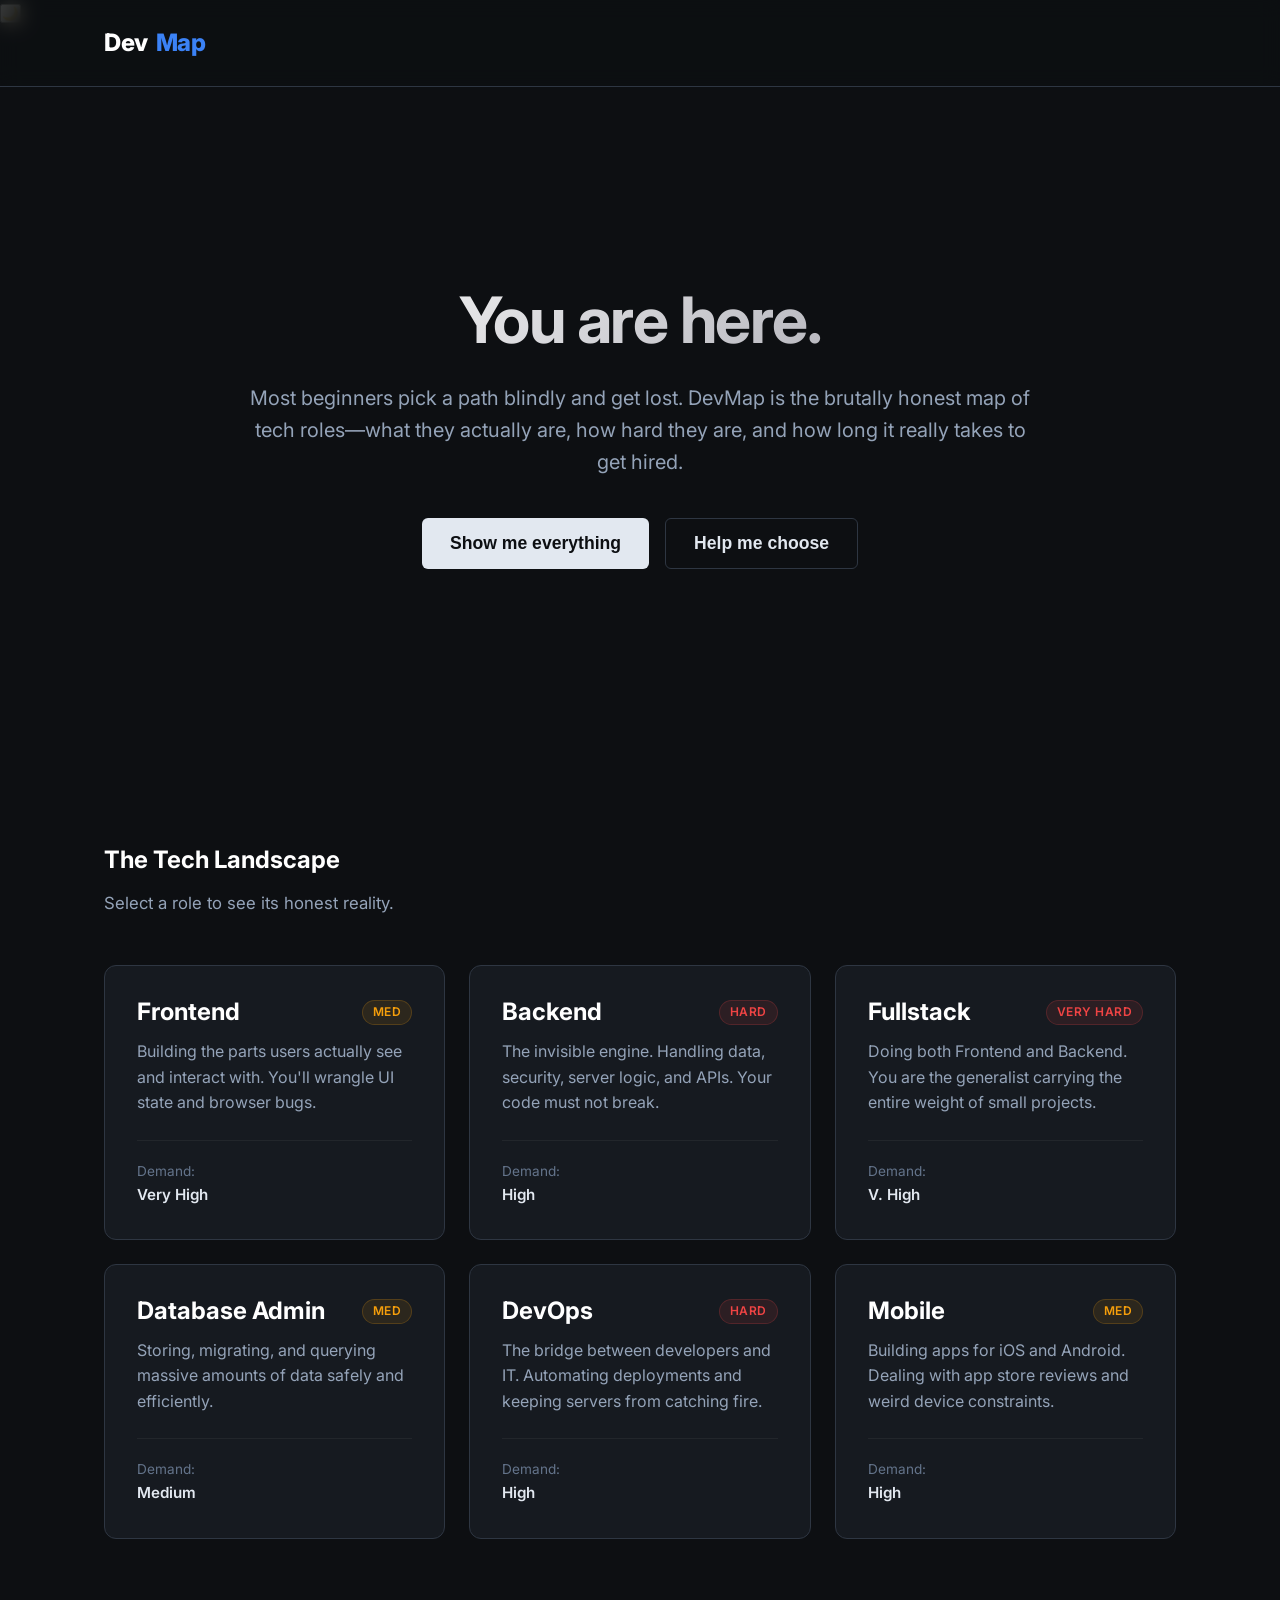
<file: index.html>
<!DOCTYPE html>
<html lang="en">

<head>
  <meta charset="UTF-8">
  <meta name="viewport" content="width=device-width, initial-scale=1.0">
  <title>DevMap - The Brutally Honest Guide to Software Roles</title>
  <meta name="description"
    content="A brutally honest orientation tool mapping out software development roles, difficulty, timelines, and paths for beginners.">
  <link rel="stylesheet" href="css/global.css">
  <link rel="stylesheet" href="css/components.css">
</head>

<body>

  <!-- Dark Mode Toggle -->
  <button class="theme-toggle" id="theme-toggle" aria-label="Toggle dark mode">🌙</button>


  <!-- Header -->
  <header class="site-header">
    <div class="container nav-container">
      <a href="index.html" class="logo">Dev<span>Map</span></a>
    </div>
  </header>

  <!-- Hero Section -->
  <section class="hero">
    <div class="container" style="text-align: center;">
      <div class="hero-content fade-in">
        <h1>You are here.</h1>
        <p class="subtitle">Most beginners pick a path blindly and get lost. DevMap is the brutally honest map of tech
          roles—what they actually are, how hard they are, and how long it really takes to get hired.</p>

        <div class="hero-buttons">
          <button class="btn btn-primary" data-scroll="map-section">Show me everything</button>
          <button class="btn btn-outline" id="btn-help">Help me choose</button>
        </div>
      </div>
    </div>
  </section>

  <!-- Content Section -->
  <section id="map-section" class="section">
    <div class="container">
      <h2 class="mb-2">The Tech Landscape</h2>
      <p class="mb-5">Select a role to see its honest reality.</p>

      <div class="map-grid">

        <!-- Frontend -->
        <a href="pages/frontend.html" class="role-card">
          <h3>
            Frontend
            <span class="badge badge-med">Med</span>
          </h3>
          <p>Building the parts users actually see and interact with. You'll wrangle UI state and browser bugs.</p>
          <div class="role-meta">
            <span class="meta-item">Demand: <strong>Very High</strong></span>
          </div>
        </a>

        <!-- Backend -->
        <a href="pages/backend.html" class="role-card">
          <h3>
            Backend
            <span class="badge badge-hard">Hard</span>
          </h3>
          <p>The invisible engine. Handling data, security, server logic, and APIs. Your code must not break.</p>
          <div class="role-meta">
            <span class="meta-item">Demand: <strong>High</strong></span>
          </div>
        </a>

        <!-- Fullstack -->
        <a href="pages/fullstack.html" class="role-card">
          <h3>
            Fullstack
            <span class="badge badge-hard">Very Hard</span>
          </h3>
          <p>Doing both Frontend and Backend. You are the generalist carrying the entire weight of small projects.</p>
          <div class="role-meta">
            <span class="meta-item">Demand: <strong>V. High</strong></span>
          </div>
        </a>

        <!-- Database -->
        <a href="pages/dba.html" class="role-card">
          <h3>
            Database Admin
            <span class="badge badge-med">Med</span>
          </h3>
          <p>Storing, migrating, and querying massive amounts of data safely and efficiently.</p>
          <div class="role-meta">
            <span class="meta-item">Demand: <strong>Medium</strong></span>
          </div>
        </a>

        <!-- DevOps -->
        <a href="pages/devops.html" class="role-card">
          <h3>
            DevOps
            <span class="badge badge-hard">Hard</span>
          </h3>
          <p>The bridge between developers and IT. Automating deployments and keeping servers from catching fire.</p>
          <div class="role-meta">
            <span class="meta-item">Demand: <strong>High</strong></span>
          </div>
        </a>

        <!-- Mobile -->
        <a href="pages/mobile.html" class="role-card">
          <h3>
            Mobile
            <span class="badge badge-med">Med</span>
          </h3>
          <p>Building apps for iOS and Android. Dealing with app store reviews and weird device constraints.</p>
          <div class="role-meta">
            <span class="meta-item">Demand: <strong>High</strong></span>
          </div>
        </a>


      </div>
    </div>
  </section>

  <!-- Modal for Quiz -->
  <div class="modal-overlay" id="quiz-modal">
    <div class="modal-content">
      <button class="close-modal" id="close-quiz">&times;</button>
      <div id="quiz-dynamic-content">
        <!-- Quiz will be injected here -->
      </div>
    </div>
  </div>

  <script src="js/main.js"></script>
</body>

</html>
</file>
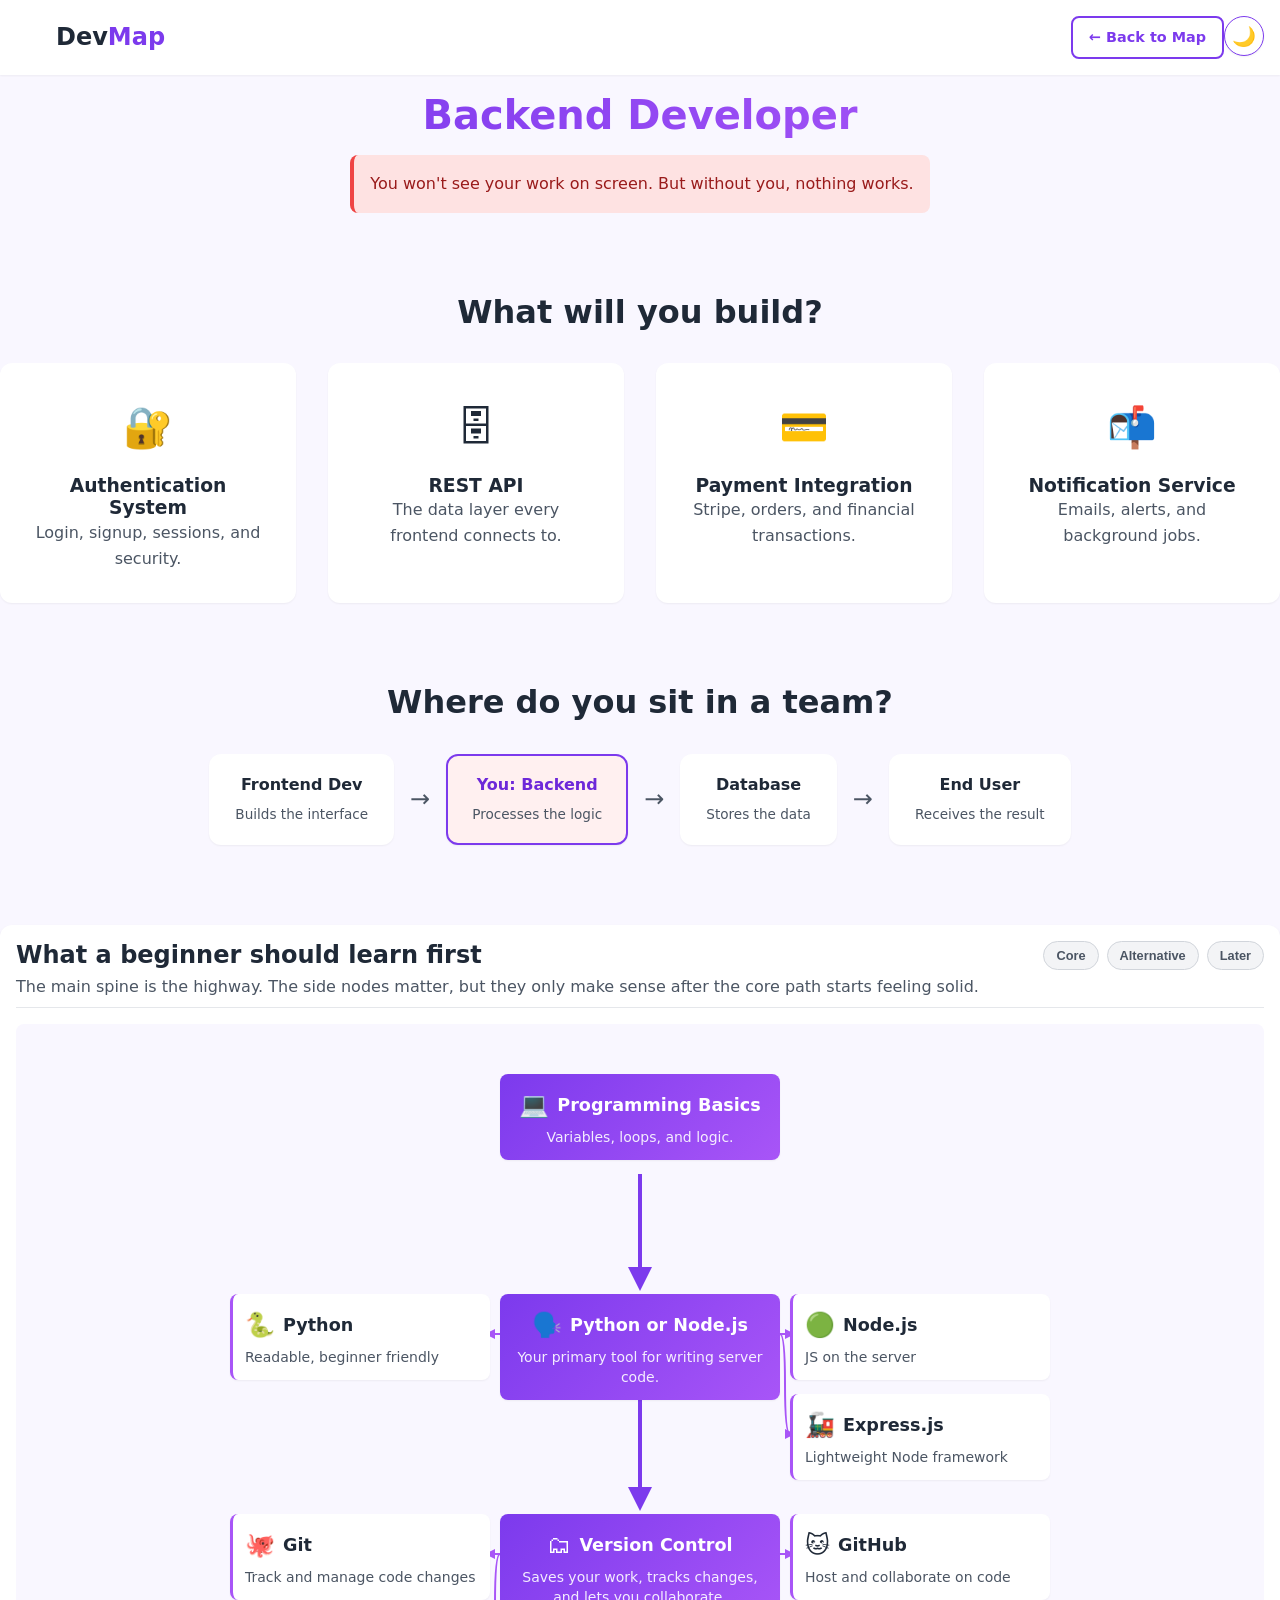
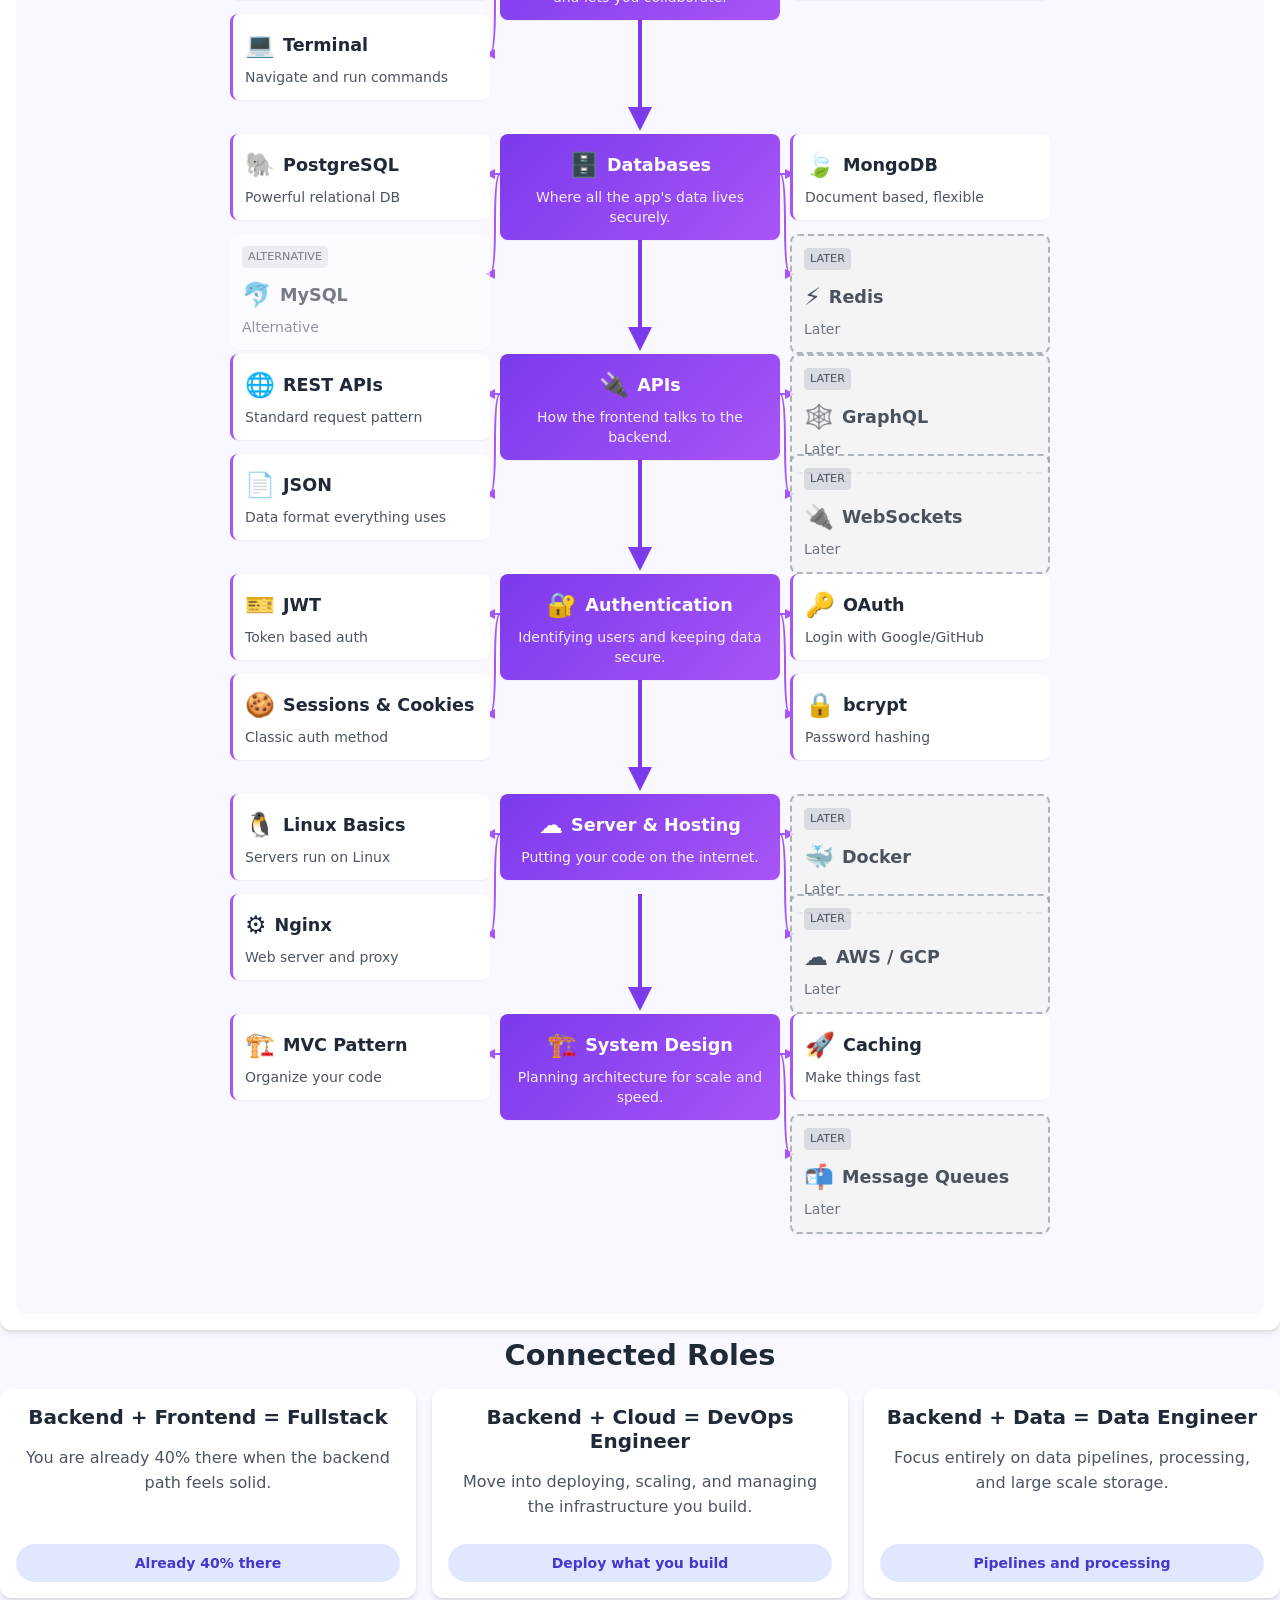
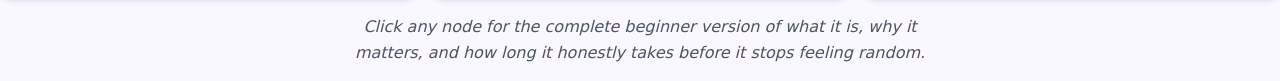
<file: pages/backend.html>
<!--
  File: pages/backend.html
  Purpose: Backend role detail page structure for DevMap
  Author: Placeholder
-->
<!DOCTYPE html>
<html lang="en">
<head>
  <meta charset="UTF-8">
  <meta name="viewport" content="width=device-width, initial-scale=1.0">
  <title>Backend Developer | DevMap</title>
  <link rel="stylesheet" href="../css/main.css">
  <link rel="stylesheet" href="../css/roadmap.css">
</head>
<body>

  <!-- Dark Mode Toggle -->
  <button class="theme-toggle" id="theme-toggle" aria-label="Toggle dark mode">🌙</button>

  <!-- Header -->
  <header class="site-header">
    <div class="container nav-container">
      <a href="../index.html" class="logo">Dev<span>Map</span></a>
      <a href="../index.html" class="btn btn-outline">← Back to Map</a>
    </div>
  </header>

  <!-- Role Shell -->
  <main class="role-shell container-wide">
    <section class="role-intro">
      <h1>Backend Developer</h1>
      <div class="brutal-banner">You won't see your work on screen. But without you, nothing works.</div>
    </section>

    <!-- What will you build? -->
    <section class="info-section what-build-section">
      <h2>What will you build?</h2>
      <div class="build-grid">
        <div class="build-card">
          <span class="build-icon">🔐</span>
          <h3>Authentication System</h3>
          <p>Login, signup, sessions, and security.</p>
        </div>
        <div class="build-card">
          <span class="build-icon">🗄</span>
          <h3>REST API</h3>
          <p>The data layer every frontend connects to.</p>
        </div>
        <div class="build-card">
          <span class="build-icon">💳</span>
          <h3>Payment Integration</h3>
          <p>Stripe, orders, and financial transactions.</p>
        </div>
        <div class="build-card">
          <span class="build-icon">📬</span>
          <h3>Notification Service</h3>
          <p>Emails, alerts, and background jobs.</p>
        </div>
      </div>
    </section>

    <!-- Where do you sit in a team? -->
    <section class="info-section team-flow-section">
      <h2>Where do you sit in a team?</h2>
      <div class="team-flow">
        <div class="team-node">
          <span class="team-role">Frontend Dev</span>
          <span class="team-desc">Builds the interface</span>
        </div>
        <div class="team-arrow">→</div>
        <div class="team-node you">
          <span class="team-role">You: Backend</span>
          <span class="team-desc">Processes the logic</span>
        </div>
        <div class="team-arrow">→</div>
        <div class="team-node">
          <span class="team-role">Database</span>
          <span class="team-desc">Stores the data</span>
        </div>
        <div class="team-arrow">→</div>
        <div class="team-node">
          <span class="team-role">End User</span>
          <span class="team-desc">Receives the result</span>
        </div>
      </div>
    </section>

    <!-- Roadmap Container -->
    <section class="roadmap-card">
      <div class="roadmap-header">
        <div class="roadmap-header-copy">
          <h2>What a beginner should learn first</h2>
          <p>The main spine is the highway. The side nodes matter, but they only make sense after the core path starts feeling solid.</p>
        </div>
        <div class="legend" id="roadmap-legend">
          <button class="legend-chip" data-filter="core">Core</button>
          <button class="legend-chip" data-filter="alternative">Alternative</button>
          <button class="legend-chip" data-filter="later">Later</button>
        </div>
      </div>

      <div class="roadmap-map" id="roadmap-map">
        <!-- SVG lines will be injected here -->
        <svg class="roadmap-svg" id="roadmap-svg"></svg>
        <!-- HTML Node Cards will be injected here -->
        <div class="roadmap-nodes" id="roadmap-nodes"></div>
      </div>
    </section>

    <!-- Connected Roles -->
    <section class="connected-roles">
      <h2>Connected Roles</h2>
      <div class="connected-grid">
        <div class="connected-card">
          <h3>Backend + Frontend = Fullstack</h3>
          <p>You are already 40% there when the backend path feels solid.</p>
          <span class="connected-badge">Already 40% there</span>
        </div>
        <div class="connected-card">
          <h3>Backend + Cloud = DevOps Engineer</h3>
          <p>Move into deploying, scaling, and managing the infrastructure you build.</p>
          <span class="connected-badge">Deploy what you build</span>
        </div>
        <div class="connected-card">
          <h3>Backend + Data = Data Engineer</h3>
          <p>Focus entirely on data pipelines, processing, and large scale storage.</p>
          <span class="connected-badge">Pipelines and processing</span>
        </div>
      </div>
      <p class="connected-note">Click any node for the complete beginner version of what it is, why it matters, and how long it honestly takes before it stops feeling random.</p>
    </section>
  </main>

  <!-- Global Popup Modal -->
  <div class="popup-overlay" id="popup-overlay"></div>
  <div class="popup-modal" id="popup-modal" role="dialog" aria-modal="true">
    <button class="popup-close" id="popup-close" aria-label="Close popup">&times;</button>
    <div id="popup-content"></div>
  </div>

  <script src="../js/main.js"></script>
  <script src="../js/backend-roadmap.js"></script>
</body>
</html>
</file>
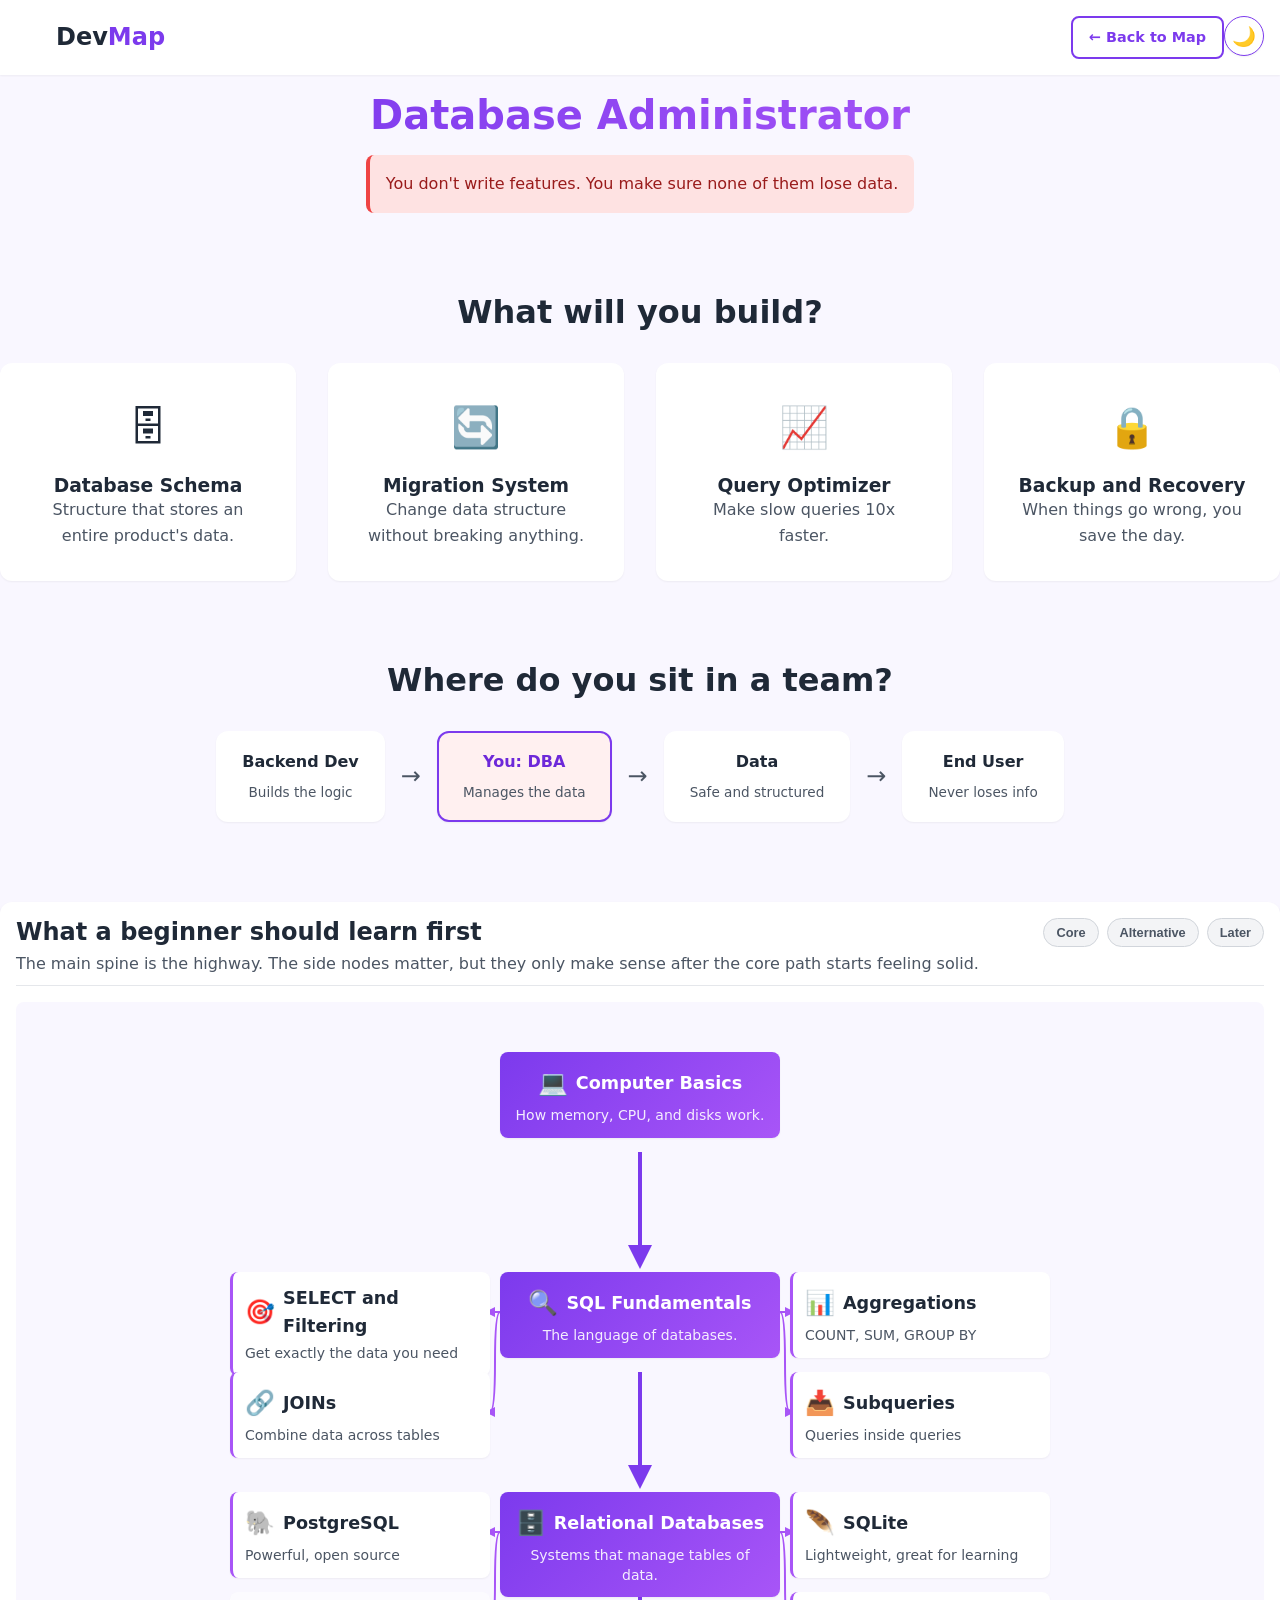
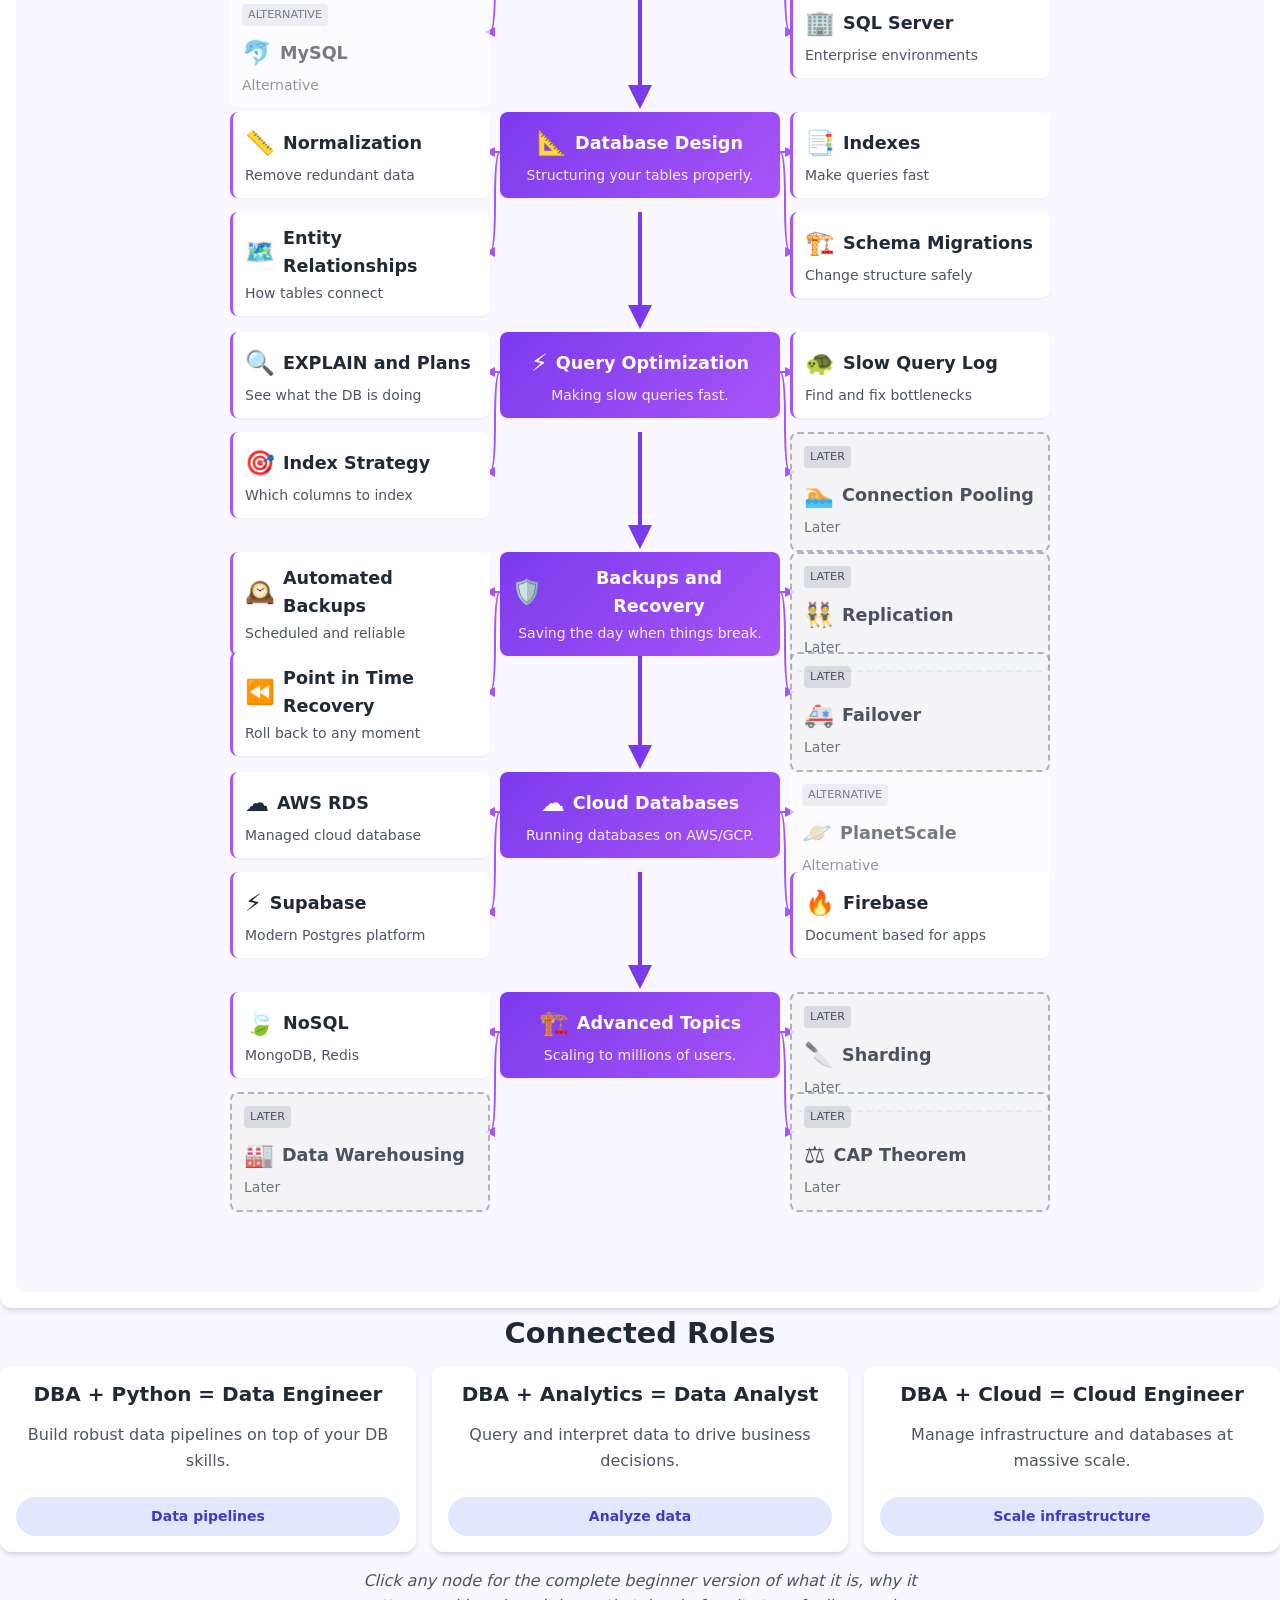
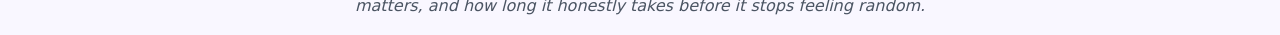
<file: pages/dba.html>
<!--
  File: pages/dba.html
  Purpose: Database Administrator role detail page structure for DevMap
  Author: Placeholder
-->
<!DOCTYPE html>
<html lang="en">
<head>
  <meta charset="UTF-8">
  <meta name="viewport" content="width=device-width, initial-scale=1.0">
  <title>Database Administrator | DevMap</title>
  <link rel="stylesheet" href="../css/main.css">
  <link rel="stylesheet" href="../css/roadmap.css">
</head>
<body>

  <!-- Dark Mode Toggle -->
  <button class="theme-toggle" id="theme-toggle" aria-label="Toggle dark mode">🌙</button>

  <!-- Header -->
  <header class="site-header">
    <div class="container nav-container">
      <a href="../index.html" class="logo">Dev<span>Map</span></a>
      <a href="../index.html" class="btn btn-outline">← Back to Map</a>
    </div>
  </header>

  <!-- Role Shell -->
  <main class="role-shell container-wide">
    <section class="role-intro">
      <h1>Database Administrator</h1>
      <div class="brutal-banner">You don't write features. You make sure none of them lose data.</div>
    </section>

    <!-- What will you build? -->
    <section class="info-section what-build-section">
      <h2>What will you build?</h2>
      <div class="build-grid">
        <div class="build-card">
          <span class="build-icon">🗄</span>
          <h3>Database Schema</h3>
          <p>Structure that stores an entire product's data.</p>
        </div>
        <div class="build-card">
          <span class="build-icon">🔄</span>
          <h3>Migration System</h3>
          <p>Change data structure without breaking anything.</p>
        </div>
        <div class="build-card">
          <span class="build-icon">📈</span>
          <h3>Query Optimizer</h3>
          <p>Make slow queries 10x faster.</p>
        </div>
        <div class="build-card">
          <span class="build-icon">🔒</span>
          <h3>Backup and Recovery</h3>
          <p>When things go wrong, you save the day.</p>
        </div>
      </div>
    </section>

    <!-- Where do you sit in a team? -->
    <section class="info-section team-flow-section">
      <h2>Where do you sit in a team?</h2>
      <div class="team-flow">
        <div class="team-node">
          <span class="team-role">Backend Dev</span>
          <span class="team-desc">Builds the logic</span>
        </div>
        <div class="team-arrow">→</div>
        <div class="team-node you">
          <span class="team-role">You: DBA</span>
          <span class="team-desc">Manages the data</span>
        </div>
        <div class="team-arrow">→</div>
        <div class="team-node">
          <span class="team-role">Data</span>
          <span class="team-desc">Safe and structured</span>
        </div>
        <div class="team-arrow">→</div>
        <div class="team-node">
          <span class="team-role">End User</span>
          <span class="team-desc">Never loses info</span>
        </div>
      </div>
    </section>

    <!-- Roadmap Container -->
    <section class="roadmap-card">
      <div class="roadmap-header">
        <div class="roadmap-header-copy">
          <h2>What a beginner should learn first</h2>
          <p>The main spine is the highway. The side nodes matter, but they only make sense after the core path starts feeling solid.</p>
        </div>
        <div class="legend" id="roadmap-legend">
          <button class="legend-chip" data-filter="core">Core</button>
          <button class="legend-chip" data-filter="alternative">Alternative</button>
          <button class="legend-chip" data-filter="later">Later</button>
        </div>
      </div>

      <div class="roadmap-map" id="roadmap-map">
        <!-- SVG lines will be injected here -->
        <svg class="roadmap-svg" id="roadmap-svg"></svg>
        <!-- HTML Node Cards will be injected here -->
        <div class="roadmap-nodes" id="roadmap-nodes"></div>
      </div>
    </section>

    <!-- Connected Roles -->
    <section class="connected-roles">
      <h2>Connected Roles</h2>
      <div class="connected-grid">
        <div class="connected-card">
          <h3>DBA + Python = Data Engineer</h3>
          <p>Build robust data pipelines on top of your DB skills.</p>
          <span class="connected-badge">Data pipelines</span>
        </div>
        <div class="connected-card">
          <h3>DBA + Analytics = Data Analyst</h3>
          <p>Query and interpret data to drive business decisions.</p>
          <span class="connected-badge">Analyze data</span>
        </div>
        <div class="connected-card">
          <h3>DBA + Cloud = Cloud Engineer</h3>
          <p>Manage infrastructure and databases at massive scale.</p>
          <span class="connected-badge">Scale infrastructure</span>
        </div>
      </div>
      <p class="connected-note">Click any node for the complete beginner version of what it is, why it matters, and how long it honestly takes before it stops feeling random.</p>
    </section>
  </main>

  <!-- Global Popup Modal -->
  <div class="popup-overlay" id="popup-overlay"></div>
  <div class="popup-modal" id="popup-modal" role="dialog" aria-modal="true">
    <button class="popup-close" id="popup-close" aria-label="Close popup">&times;</button>
    <div id="popup-content"></div>
  </div>

  <script src="../js/main.js"></script>
  <script src="../js/dba-roadmap.js"></script>
</body>
</html>
</file>
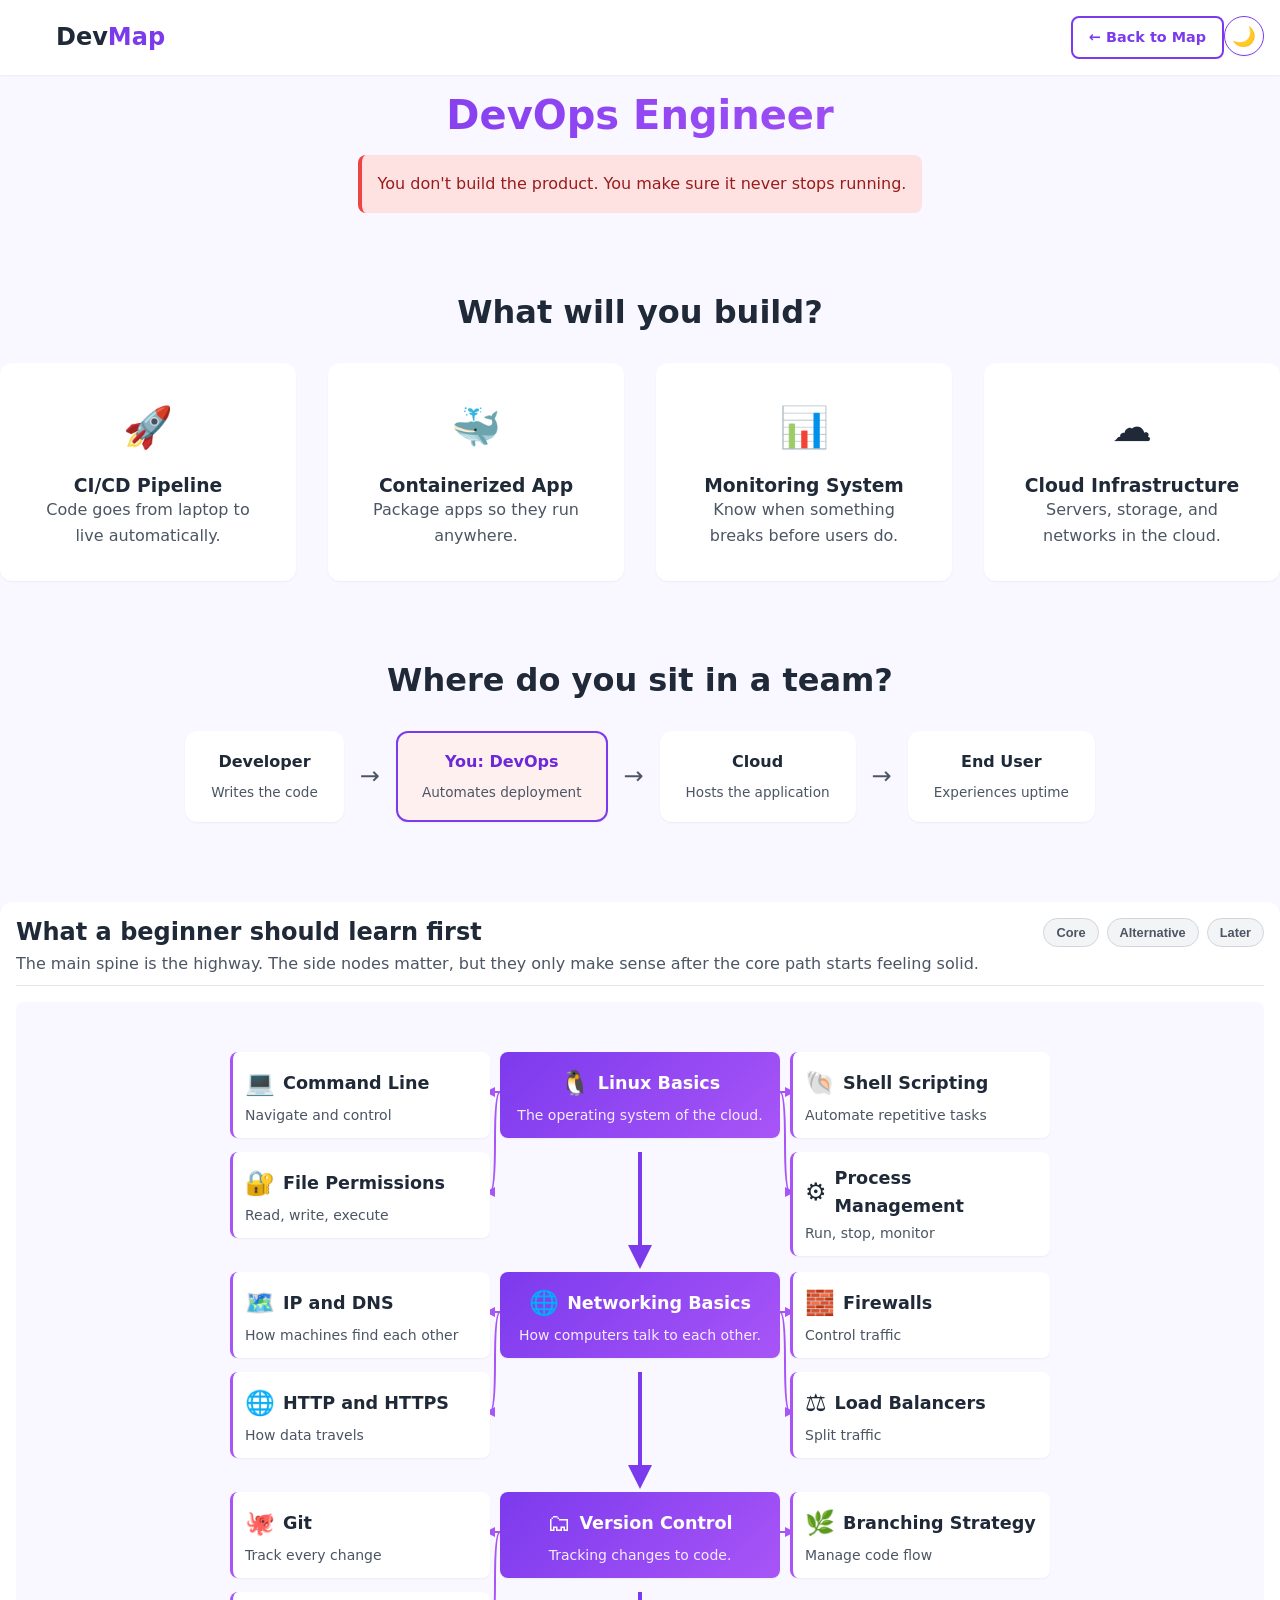
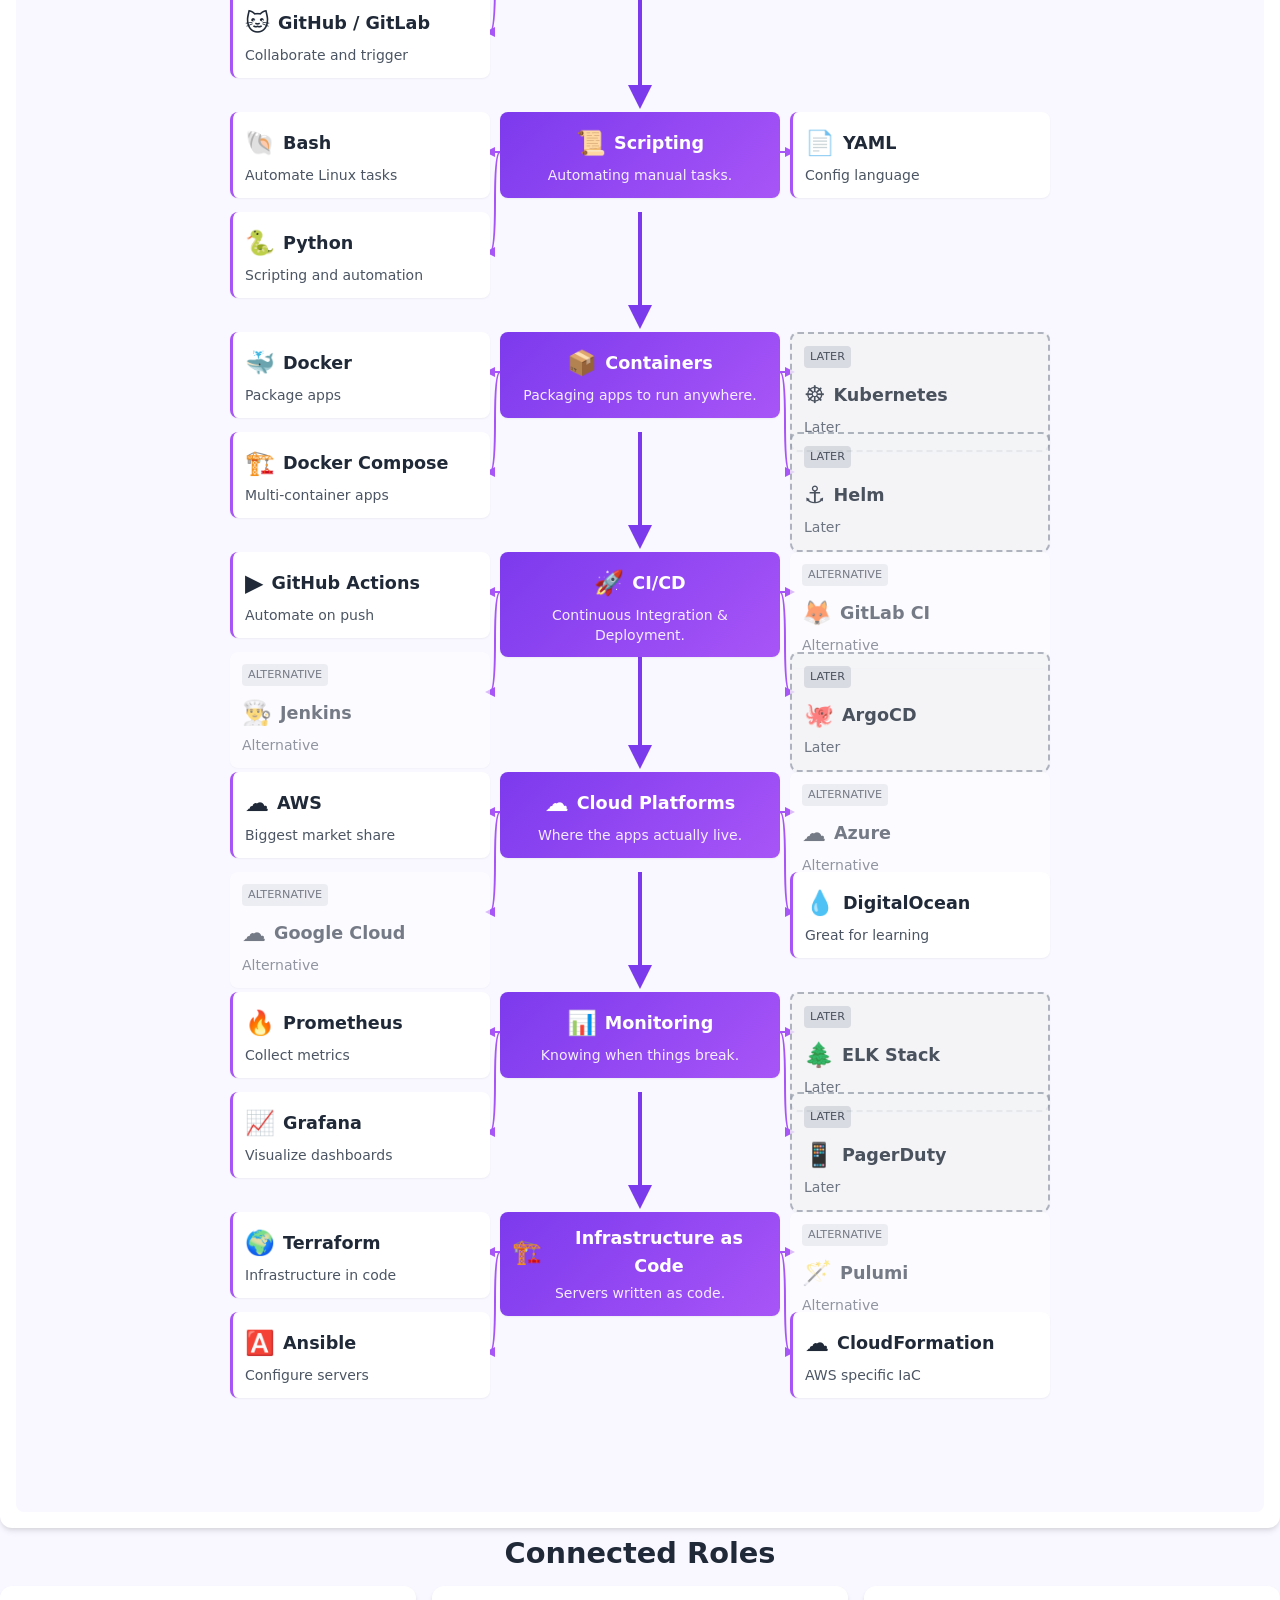
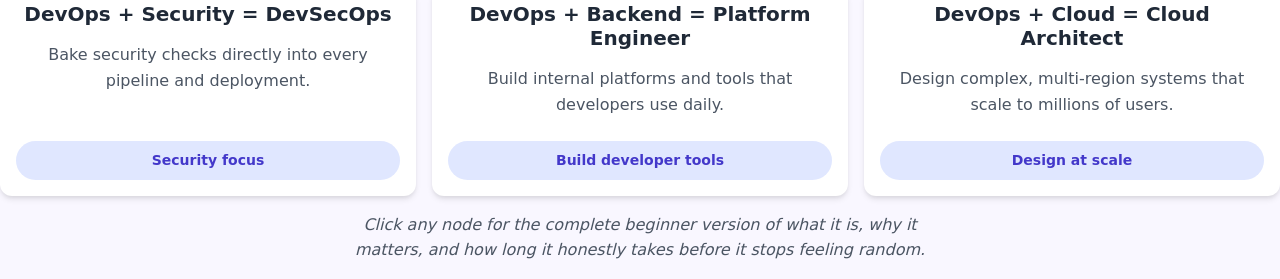
<file: pages/devops.html>
<!--
  File: pages/devops.html
  Purpose: DevOps Engineer role detail page structure for DevMap
  Author: Placeholder
-->
<!DOCTYPE html>
<html lang="en">
<head>
  <meta charset="UTF-8">
  <meta name="viewport" content="width=device-width, initial-scale=1.0">
  <title>DevOps Engineer | DevMap</title>
  <link rel="stylesheet" href="../css/main.css">
  <link rel="stylesheet" href="../css/roadmap.css">
</head>
<body>

  <!-- Dark Mode Toggle -->
  <button class="theme-toggle" id="theme-toggle" aria-label="Toggle dark mode">🌙</button>

  <!-- Header -->
  <header class="site-header">
    <div class="container nav-container">
      <a href="../index.html" class="logo">Dev<span>Map</span></a>
      <a href="../index.html" class="btn btn-outline">← Back to Map</a>
    </div>
  </header>

  <!-- Role Shell -->
  <main class="role-shell container-wide">
    <section class="role-intro">
      <h1>DevOps Engineer</h1>
      <div class="brutal-banner">You don't build the product. You make sure it never stops running.</div>
    </section>

    <!-- What will you build? -->
    <section class="info-section what-build-section">
      <h2>What will you build?</h2>
      <div class="build-grid">
        <div class="build-card">
          <span class="build-icon">🚀</span>
          <h3>CI/CD Pipeline</h3>
          <p>Code goes from laptop to live automatically.</p>
        </div>
        <div class="build-card">
          <span class="build-icon">🐳</span>
          <h3>Containerized App</h3>
          <p>Package apps so they run anywhere.</p>
        </div>
        <div class="build-card">
          <span class="build-icon">📊</span>
          <h3>Monitoring System</h3>
          <p>Know when something breaks before users do.</p>
        </div>
        <div class="build-card">
          <span class="build-icon">☁️</span>
          <h3>Cloud Infrastructure</h3>
          <p>Servers, storage, and networks in the cloud.</p>
        </div>
      </div>
    </section>

    <!-- Where do you sit in a team? -->
    <section class="info-section team-flow-section">
      <h2>Where do you sit in a team?</h2>
      <div class="team-flow">
        <div class="team-node">
          <span class="team-role">Developer</span>
          <span class="team-desc">Writes the code</span>
        </div>
        <div class="team-arrow">→</div>
        <div class="team-node you">
          <span class="team-role">You: DevOps</span>
          <span class="team-desc">Automates deployment</span>
        </div>
        <div class="team-arrow">→</div>
        <div class="team-node">
          <span class="team-role">Cloud</span>
          <span class="team-desc">Hosts the application</span>
        </div>
        <div class="team-arrow">→</div>
        <div class="team-node">
          <span class="team-role">End User</span>
          <span class="team-desc">Experiences uptime</span>
        </div>
      </div>
    </section>

    <!-- Roadmap Container -->
    <section class="roadmap-card">
      <div class="roadmap-header">
        <div class="roadmap-header-copy">
          <h2>What a beginner should learn first</h2>
          <p>The main spine is the highway. The side nodes matter, but they only make sense after the core path starts feeling solid.</p>
        </div>
        <div class="legend" id="roadmap-legend">
          <button class="legend-chip" data-filter="core">Core</button>
          <button class="legend-chip" data-filter="alternative">Alternative</button>
          <button class="legend-chip" data-filter="later">Later</button>
        </div>
      </div>

      <div class="roadmap-map" id="roadmap-map">
        <!-- SVG lines will be injected here -->
        <svg class="roadmap-svg" id="roadmap-svg"></svg>
        <!-- HTML Node Cards will be injected here -->
        <div class="roadmap-nodes" id="roadmap-nodes"></div>
      </div>
    </section>

    <!-- Connected Roles -->
    <section class="connected-roles">
      <h2>Connected Roles</h2>
      <div class="connected-grid">
        <div class="connected-card">
          <h3>DevOps + Security = DevSecOps</h3>
          <p>Bake security checks directly into every pipeline and deployment.</p>
          <span class="connected-badge">Security focus</span>
        </div>
        <div class="connected-card">
          <h3>DevOps + Backend = Platform Engineer</h3>
          <p>Build internal platforms and tools that developers use daily.</p>
          <span class="connected-badge">Build developer tools</span>
        </div>
        <div class="connected-card">
          <h3>DevOps + Cloud = Cloud Architect</h3>
          <p>Design complex, multi-region systems that scale to millions of users.</p>
          <span class="connected-badge">Design at scale</span>
        </div>
      </div>
      <p class="connected-note">Click any node for the complete beginner version of what it is, why it matters, and how long it honestly takes before it stops feeling random.</p>
    </section>
  </main>

  <!-- Global Popup Modal -->
  <div class="popup-overlay" id="popup-overlay"></div>
  <div class="popup-modal" id="popup-modal" role="dialog" aria-modal="true">
    <button class="popup-close" id="popup-close" aria-label="Close popup">&times;</button>
    <div id="popup-content"></div>
  </div>

  <script src="../js/main.js"></script>
  <script src="../js/devops-roadmap.js"></script>
</body>
</html>
</file>
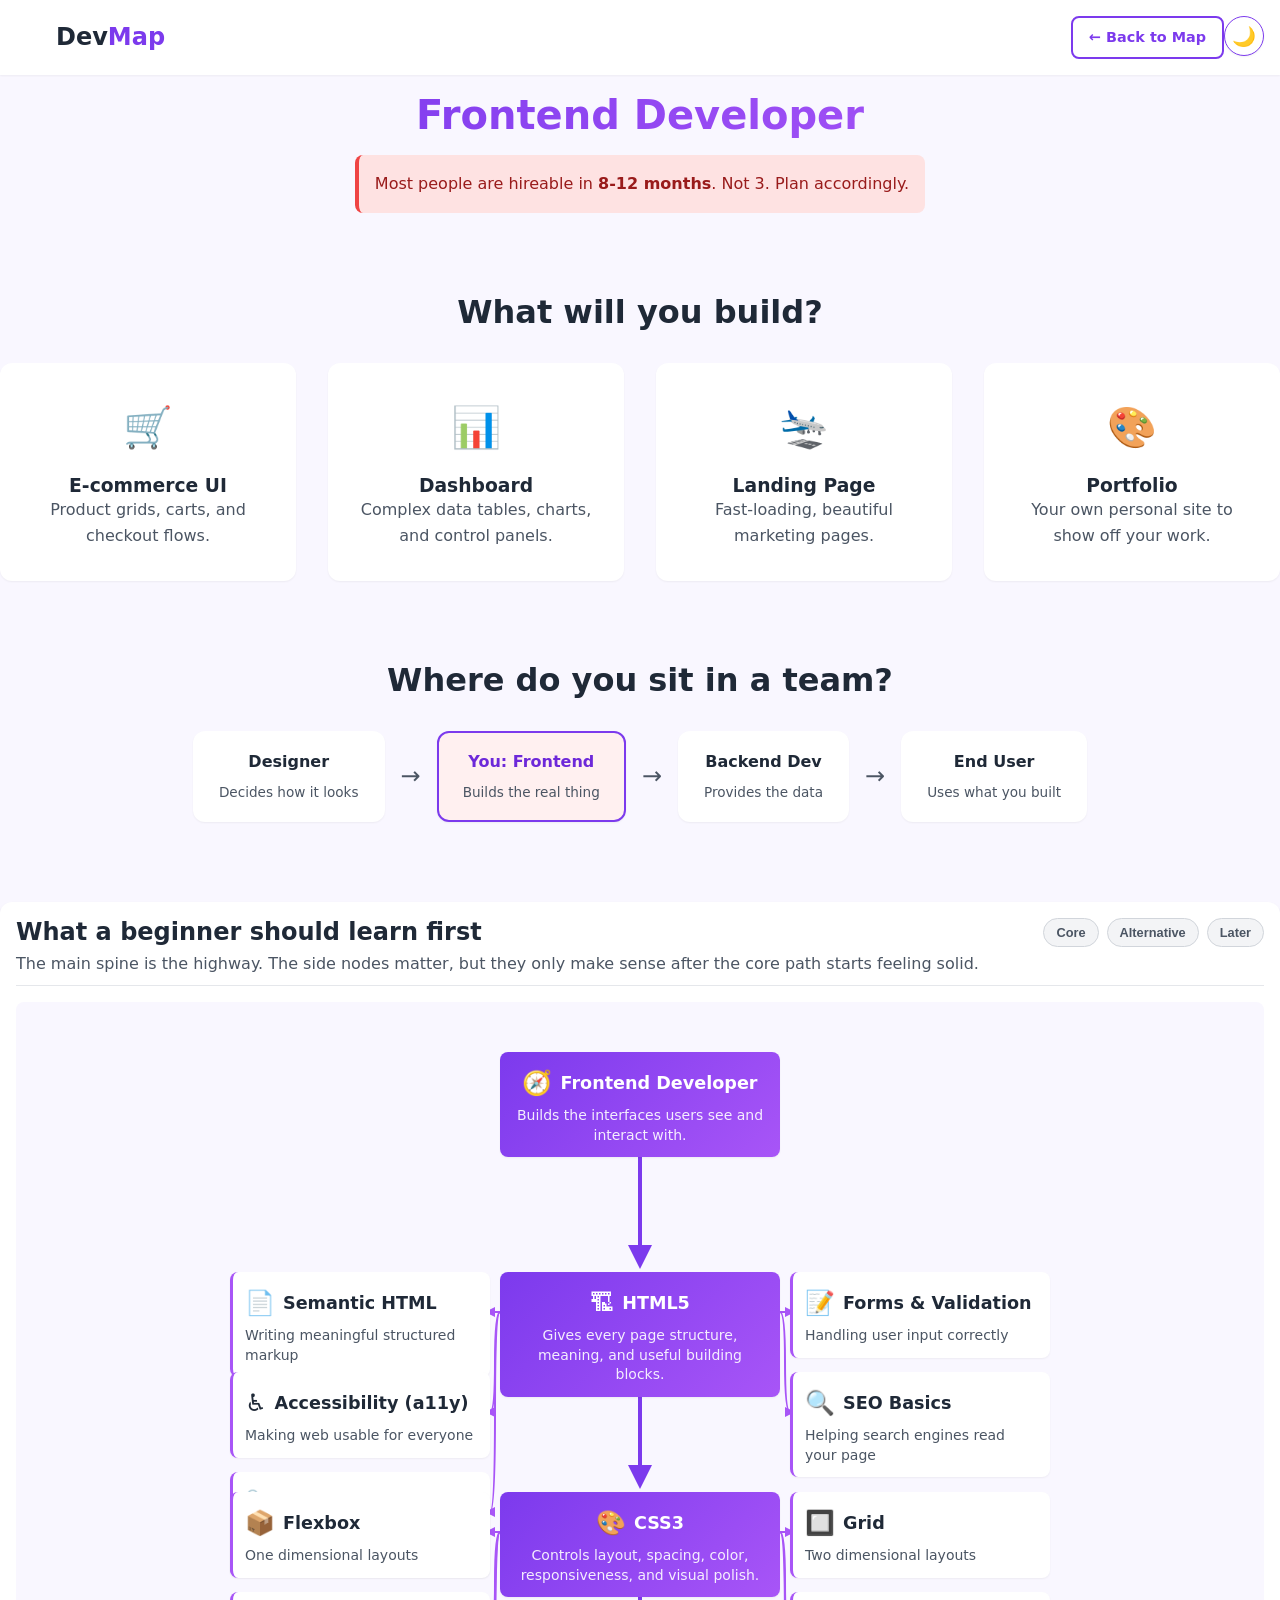
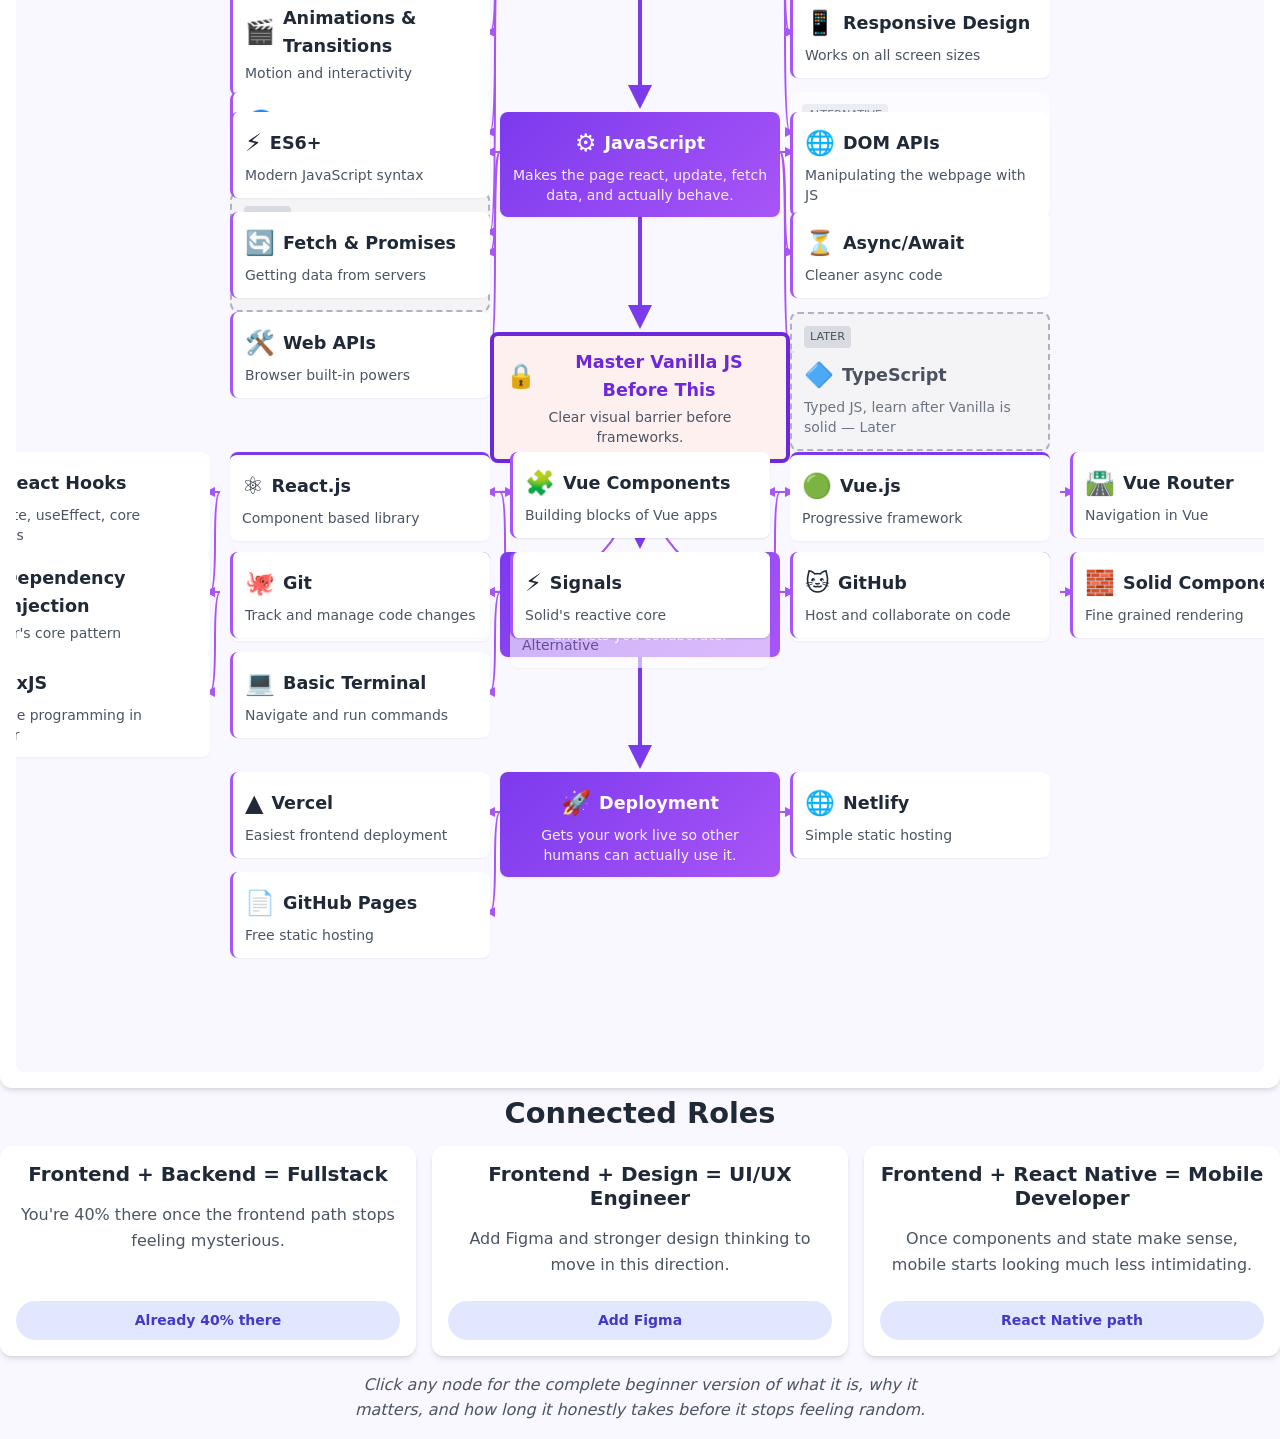
<file: pages/frontend.html>
<!--
  File: pages/frontend.html
  Purpose: Frontend role detail page structure for DevMap
  Author: Placeholder
-->
<!DOCTYPE html>
<html lang="en">
<head>
  <meta charset="UTF-8">
  <meta name="viewport" content="width=device-width, initial-scale=1.0">
  <title>Frontend Developer | DevMap</title>
  <link rel="stylesheet" href="../css/main.css">
  <link rel="stylesheet" href="../css/roadmap.css">
</head>
<body>

  <!-- Dark Mode Toggle -->
  <button class="theme-toggle" id="theme-toggle" aria-label="Toggle dark mode">🌙</button>

  <!-- Header -->
  <header class="site-header">
    <div class="container nav-container">
      <a href="../index.html" class="logo">Dev<span>Map</span></a>
      <a href="../index.html" class="btn btn-outline">← Back to Map</a>
    </div>
  </header>

  <!-- Role Shell -->
  <main class="role-shell container-wide">
    <section class="role-intro">
      <h1>Frontend Developer</h1>
      <div class="brutal-banner">Most people are hireable in <strong>8-12 months</strong>. Not 3. Plan accordingly.</div>
    </section>

    <!-- What will you build? -->
    <section class="info-section what-build-section">
      <h2>What will you build?</h2>
      <div class="build-grid">
        <div class="build-card">
          <span class="build-icon">🛒</span>
          <h3>E-commerce UI</h3>
          <p>Product grids, carts, and checkout flows.</p>
        </div>
        <div class="build-card">
          <span class="build-icon">📊</span>
          <h3>Dashboard</h3>
          <p>Complex data tables, charts, and control panels.</p>
        </div>
        <div class="build-card">
          <span class="build-icon">🛬</span>
          <h3>Landing Page</h3>
          <p>Fast-loading, beautiful marketing pages.</p>
        </div>
        <div class="build-card">
          <span class="build-icon">🎨</span>
          <h3>Portfolio</h3>
          <p>Your own personal site to show off your work.</p>
        </div>
      </div>
    </section>

    <!-- Where do you sit in a team? -->
    <section class="info-section team-flow-section">
      <h2>Where do you sit in a team?</h2>
      <div class="team-flow">
        <div class="team-node">
          <span class="team-role">Designer</span>
          <span class="team-desc">Decides how it looks</span>
        </div>
        <div class="team-arrow">→</div>
        <div class="team-node you">
          <span class="team-role">You: Frontend</span>
          <span class="team-desc">Builds the real thing</span>
        </div>
        <div class="team-arrow">→</div>
        <div class="team-node">
          <span class="team-role">Backend Dev</span>
          <span class="team-desc">Provides the data</span>
        </div>
        <div class="team-arrow">→</div>
        <div class="team-node">
          <span class="team-role">End User</span>
          <span class="team-desc">Uses what you built</span>
        </div>
      </div>
    </section>

    <!-- Roadmap Container -->
    <section class="roadmap-card">
      <div class="roadmap-header">
        <div class="roadmap-header-copy">
          <h2>What a beginner should learn first</h2>
          <p>The main spine is the highway. The side nodes matter, but they only make sense after the core path starts feeling solid.</p>
        </div>
        <div class="legend" id="roadmap-legend">
          <button class="legend-chip" data-filter="core">Core</button>
          <button class="legend-chip" data-filter="alternative">Alternative</button>
          <button class="legend-chip" data-filter="later">Later</button>
        </div>
      </div>

      <div class="roadmap-map" id="roadmap-map">
        <!-- SVG lines will be injected here -->
        <svg class="roadmap-svg" id="roadmap-svg"></svg>
        <!-- HTML Node Cards will be injected here -->
        <div class="roadmap-nodes" id="roadmap-nodes"></div>
      </div>
    </section>

    <!-- Connected Roles -->
    <section class="connected-roles">
      <h2>Connected Roles</h2>
      <div class="connected-grid">
        <div class="connected-card">
          <h3>Frontend + Backend = Fullstack</h3>
          <p>You're 40% there once the frontend path stops feeling mysterious.</p>
          <span class="connected-badge">Already 40% there</span>
        </div>
        <div class="connected-card">
          <h3>Frontend + Design = UI/UX Engineer</h3>
          <p>Add Figma and stronger design thinking to move in this direction.</p>
          <span class="connected-badge">Add Figma</span>
        </div>
        <div class="connected-card">
          <h3>Frontend + React Native = Mobile Developer</h3>
          <p>Once components and state make sense, mobile starts looking much less intimidating.</p>
          <span class="connected-badge">React Native path</span>
        </div>
      </div>
      <p class="connected-note">Click any node for the complete beginner version of what it is, why it matters, and how long it honestly takes before it stops feeling random.</p>
    </section>
  </main>

  <!-- Global Popup Modal -->
  <div class="popup-overlay" id="popup-overlay"></div>
  <div class="popup-modal" id="popup-modal" role="dialog" aria-modal="true">
    <button class="popup-close" id="popup-close" aria-label="Close popup">&times;</button>
    <div id="popup-content"></div>
  </div>

  <script src="../js/main.js"></script>
  <script src="../js/roadmap.js"></script>
</body>
</html>
</file>
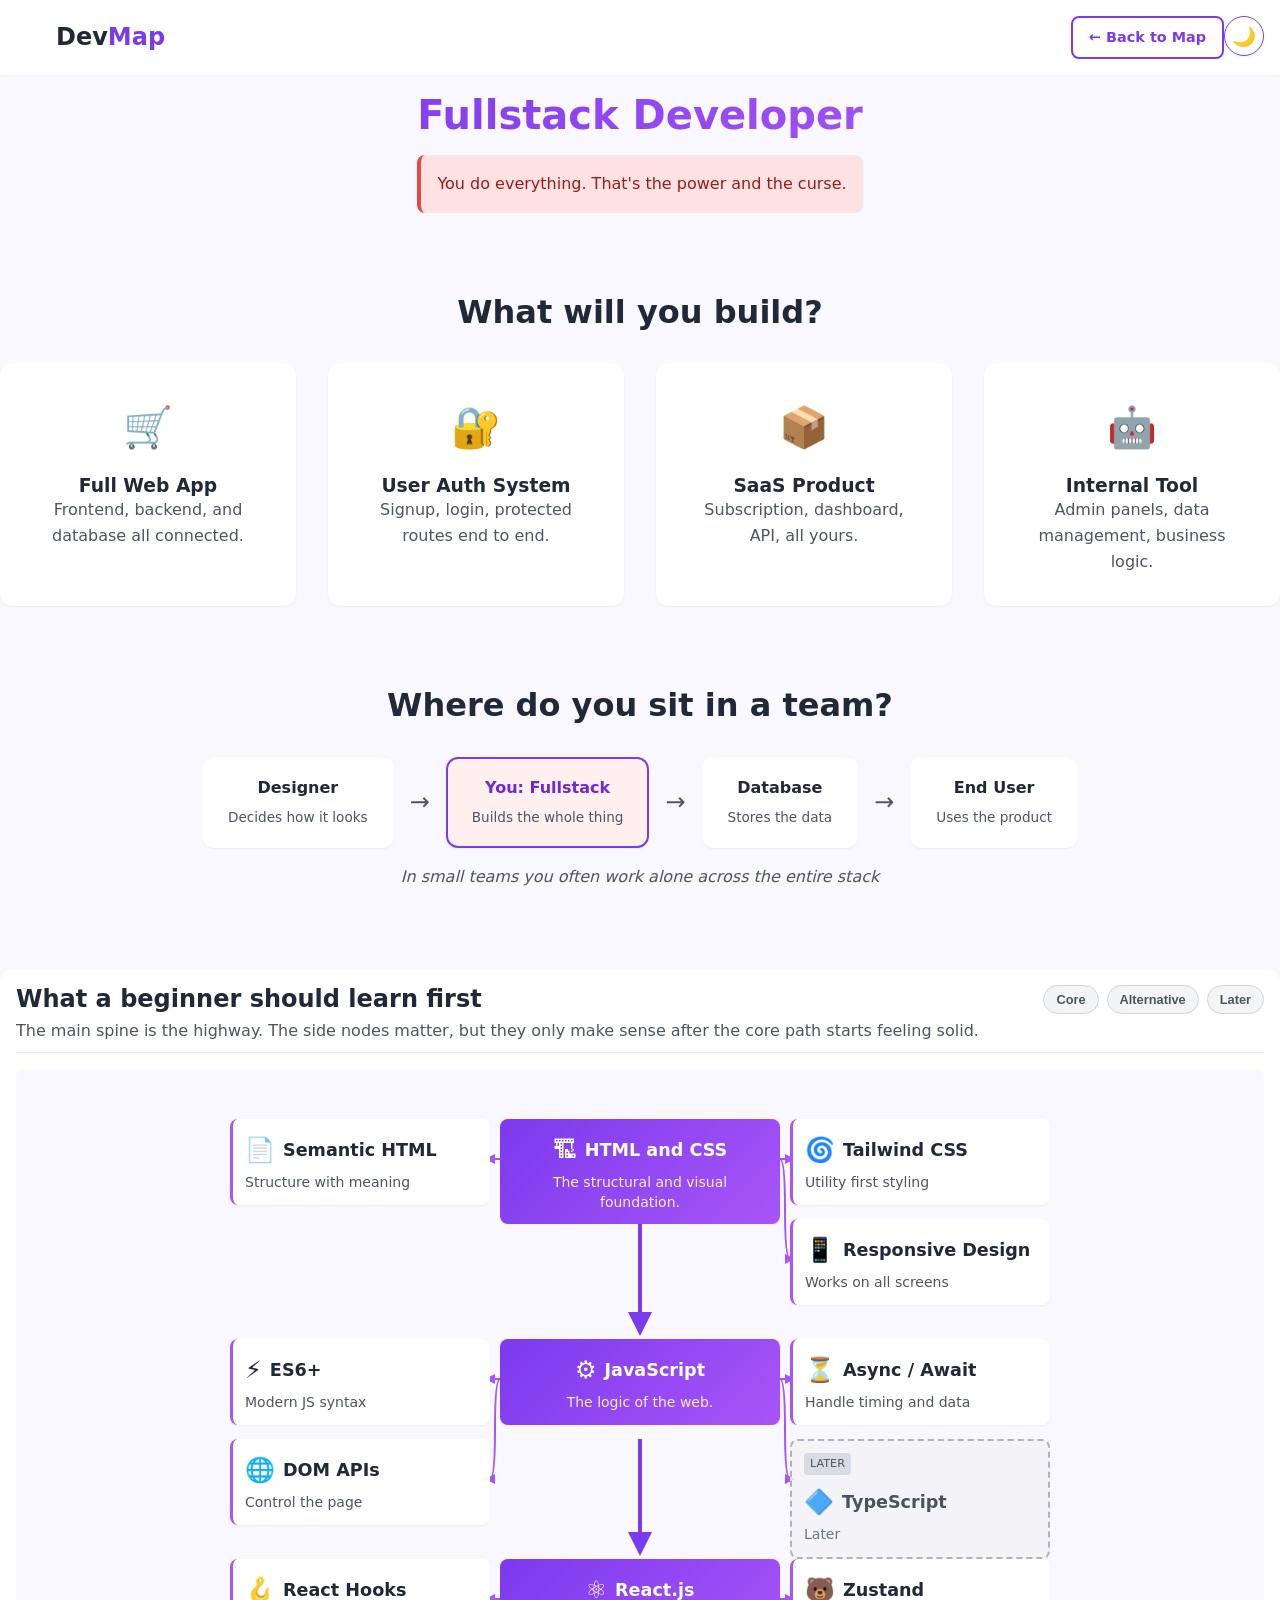
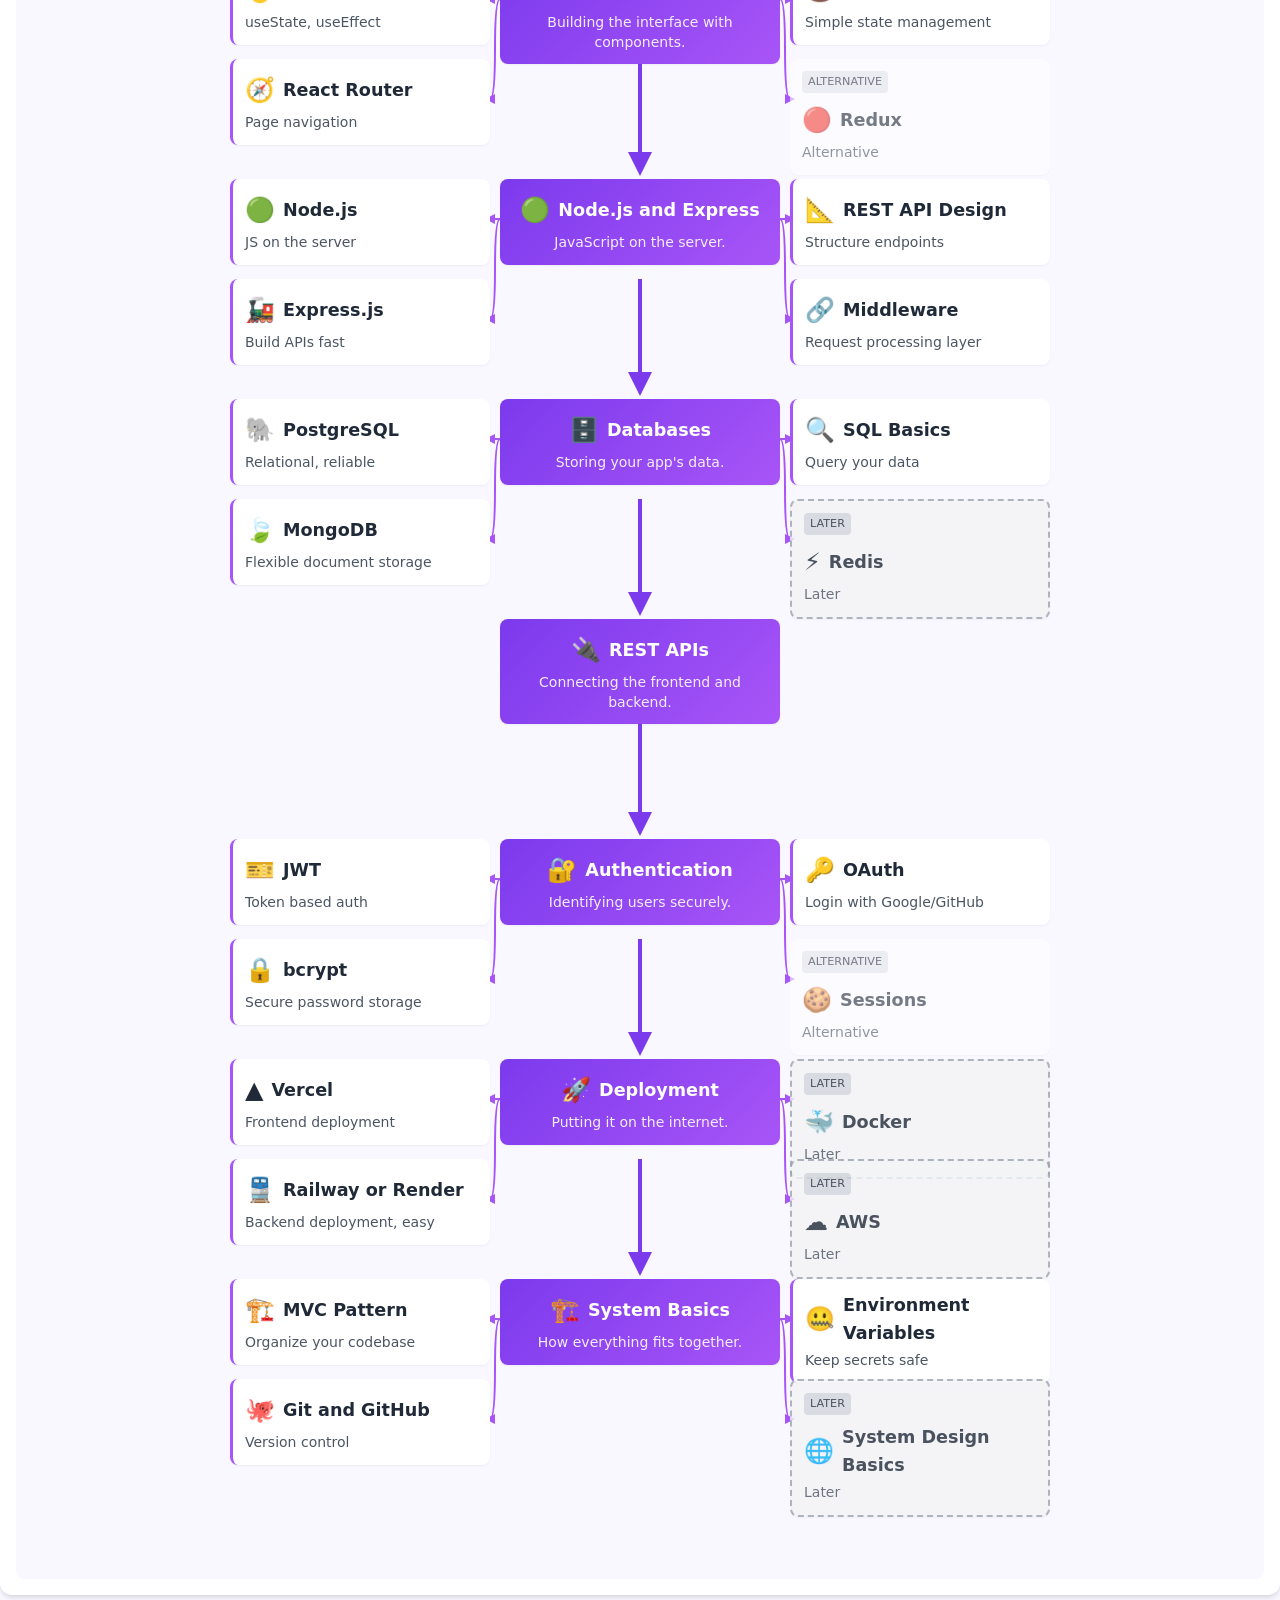
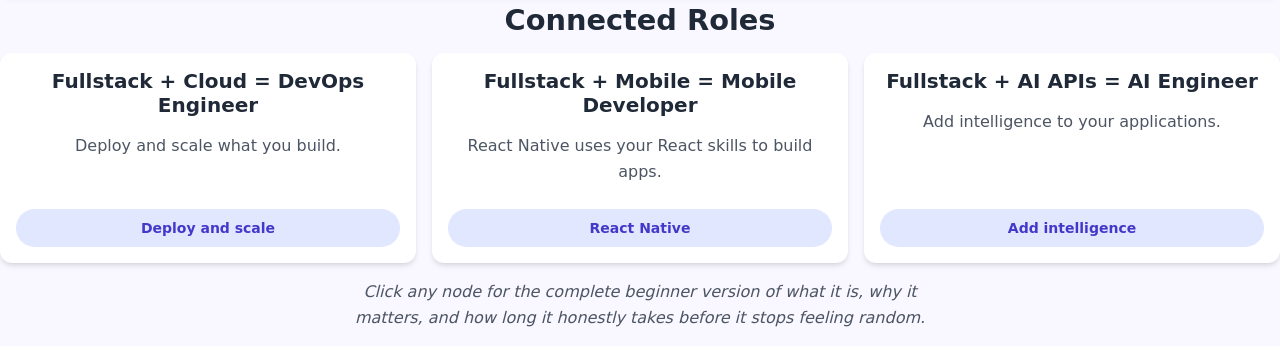
<file: pages/fullstack.html>
<!--
  File: pages/fullstack.html
  Purpose: Fullstack role detail page structure for DevMap
  Author: Placeholder
-->
<!DOCTYPE html>
<html lang="en">
<head>
  <meta charset="UTF-8">
  <meta name="viewport" content="width=device-width, initial-scale=1.0">
  <title>Fullstack Developer | DevMap</title>
  <link rel="stylesheet" href="../css/main.css">
  <link rel="stylesheet" href="../css/roadmap.css">
</head>
<body>

  <!-- Dark Mode Toggle -->
  <button class="theme-toggle" id="theme-toggle" aria-label="Toggle dark mode">🌙</button>

  <!-- Header -->
  <header class="site-header">
    <div class="container nav-container">
      <a href="../index.html" class="logo">Dev<span>Map</span></a>
      <a href="../index.html" class="btn btn-outline">← Back to Map</a>
    </div>
  </header>

  <!-- Role Shell -->
  <main class="role-shell container-wide">
    <section class="role-intro">
      <h1>Fullstack Developer</h1>
      <div class="brutal-banner">You do everything. That's the power and the curse.</div>
    </section>

    <!-- What will you build? -->
    <section class="info-section what-build-section">
      <h2>What will you build?</h2>
      <div class="build-grid">
        <div class="build-card">
          <span class="build-icon">🛒</span>
          <h3>Full Web App</h3>
          <p>Frontend, backend, and database all connected.</p>
        </div>
        <div class="build-card">
          <span class="build-icon">🔐</span>
          <h3>User Auth System</h3>
          <p>Signup, login, protected routes end to end.</p>
        </div>
        <div class="build-card">
          <span class="build-icon">📦</span>
          <h3>SaaS Product</h3>
          <p>Subscription, dashboard, API, all yours.</p>
        </div>
        <div class="build-card">
          <span class="build-icon">🤖</span>
          <h3>Internal Tool</h3>
          <p>Admin panels, data management, business logic.</p>
        </div>
      </div>
    </section>

    <!-- Where do you sit in a team? -->
    <section class="info-section team-flow-section">
      <h2>Where do you sit in a team?</h2>
      <div class="team-flow">
        <div class="team-node">
          <span class="team-role">Designer</span>
          <span class="team-desc">Decides how it looks</span>
        </div>
        <div class="team-arrow">→</div>
        <div class="team-node you">
          <span class="team-role">You: Fullstack</span>
          <span class="team-desc">Builds the whole thing</span>
        </div>
        <div class="team-arrow">→</div>
        <div class="team-node">
          <span class="team-role">Database</span>
          <span class="team-desc">Stores the data</span>
        </div>
        <div class="team-arrow">→</div>
        <div class="team-node">
          <span class="team-role">End User</span>
          <span class="team-desc">Uses the product</span>
        </div>
      </div>
      <p style="text-align:center; color:var(--color-text-muted); margin-top:1rem;"><em>In small teams you often work alone across the entire stack</em></p>
    </section>

    <!-- Roadmap Container -->
    <section class="roadmap-card">
      <div class="roadmap-header">
        <div class="roadmap-header-copy">
          <h2>What a beginner should learn first</h2>
          <p>The main spine is the highway. The side nodes matter, but they only make sense after the core path starts feeling solid.</p>
        </div>
        <div class="legend" id="roadmap-legend">
          <button class="legend-chip" data-filter="core">Core</button>
          <button class="legend-chip" data-filter="alternative">Alternative</button>
          <button class="legend-chip" data-filter="later">Later</button>
        </div>
      </div>

      <div class="roadmap-map" id="roadmap-map">
        <!-- SVG lines will be injected here -->
        <svg class="roadmap-svg" id="roadmap-svg"></svg>
        <!-- HTML Node Cards will be injected here -->
        <div class="roadmap-nodes" id="roadmap-nodes"></div>
      </div>
    </section>

    <!-- Connected Roles -->
    <section class="connected-roles">
      <h2>Connected Roles</h2>
      <div class="connected-grid">
        <div class="connected-card">
          <h3>Fullstack + Cloud = DevOps Engineer</h3>
          <p>Deploy and scale what you build.</p>
          <span class="connected-badge">Deploy and scale</span>
        </div>
        <div class="connected-card">
          <h3>Fullstack + Mobile = Mobile Developer</h3>
          <p>React Native uses your React skills to build apps.</p>
          <span class="connected-badge">React Native</span>
        </div>
        <div class="connected-card">
          <h3>Fullstack + AI APIs = AI Engineer</h3>
          <p>Add intelligence to your applications.</p>
          <span class="connected-badge">Add intelligence</span>
        </div>
      </div>
      <p class="connected-note">Click any node for the complete beginner version of what it is, why it matters, and how long it honestly takes before it stops feeling random.</p>
    </section>
  </main>

  <!-- Global Popup Modal -->
  <div class="popup-overlay" id="popup-overlay"></div>
  <div class="popup-modal" id="popup-modal" role="dialog" aria-modal="true">
    <button class="popup-close" id="popup-close" aria-label="Close popup">&times;</button>
    <div id="popup-content"></div>
  </div>

  <script src="../js/main.js"></script>
  <script src="../js/fullstack-roadmap.js"></script>
</body>
</html>
</file>
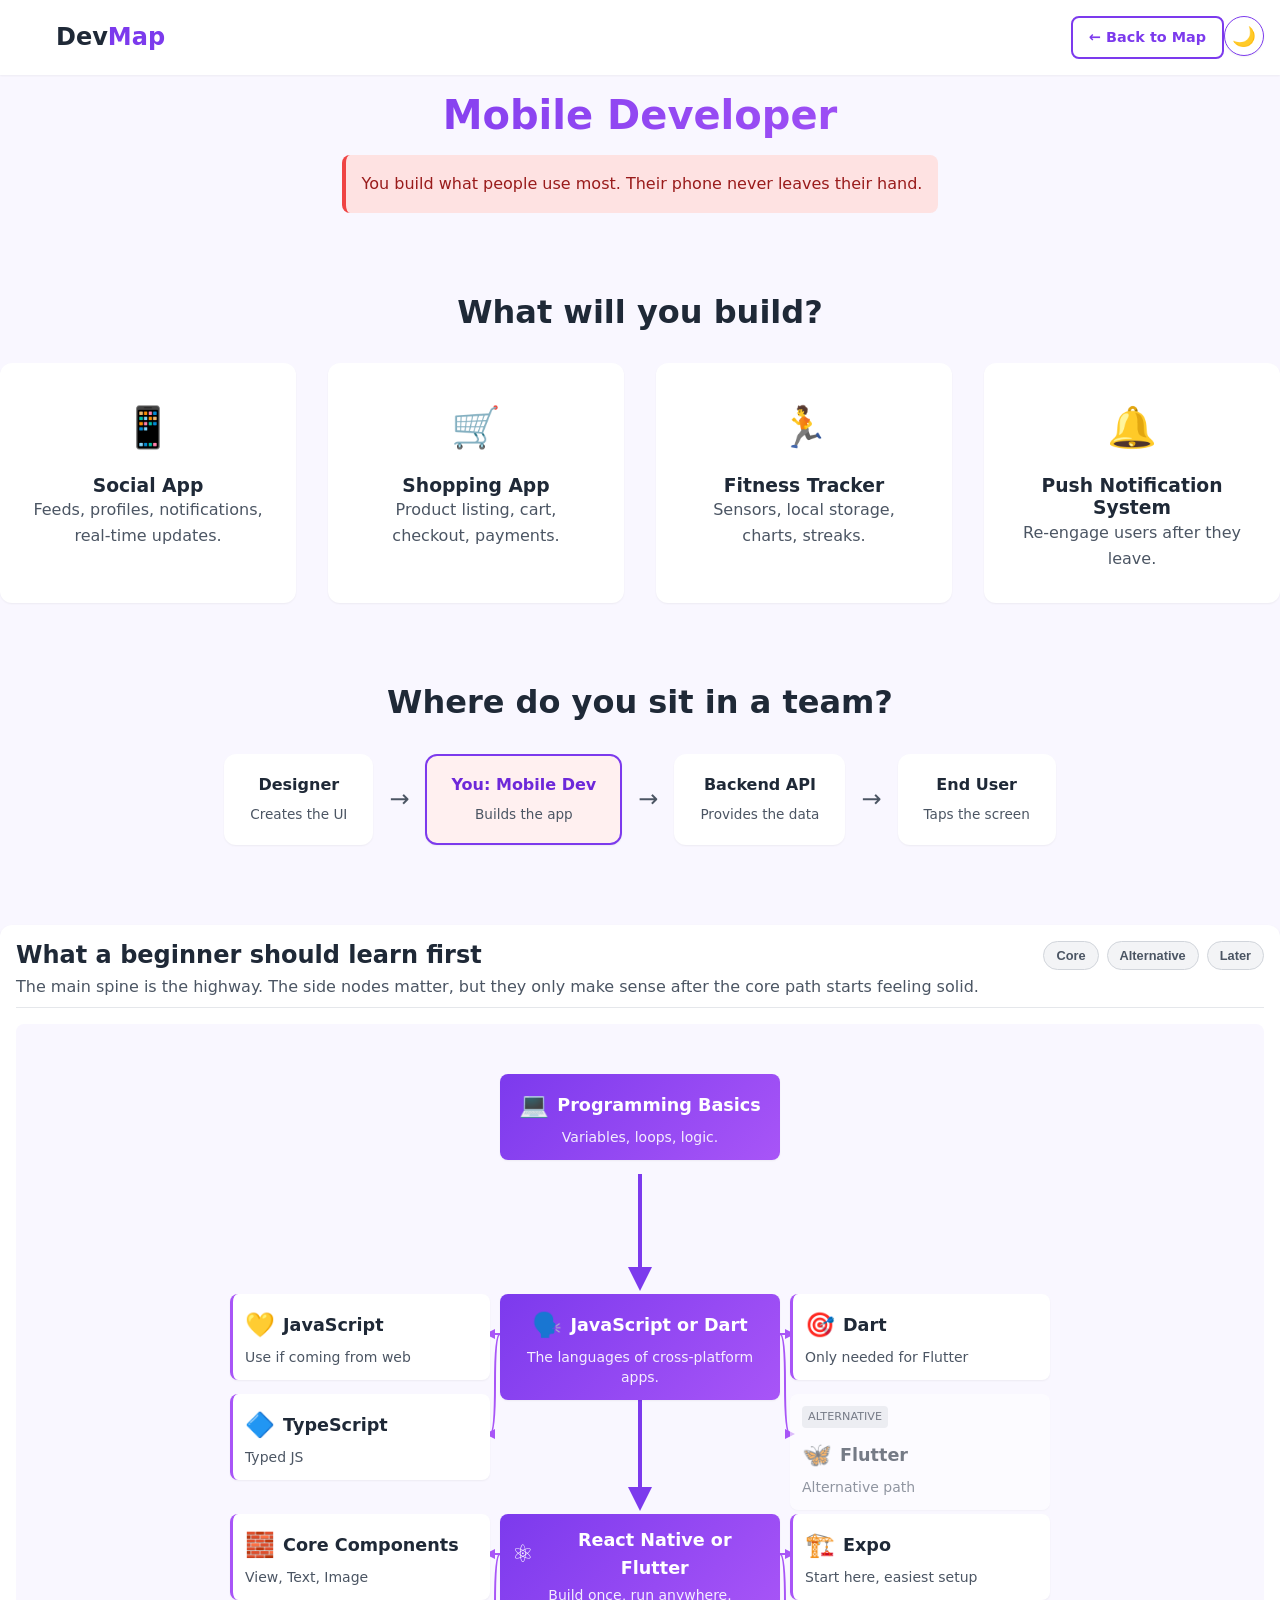
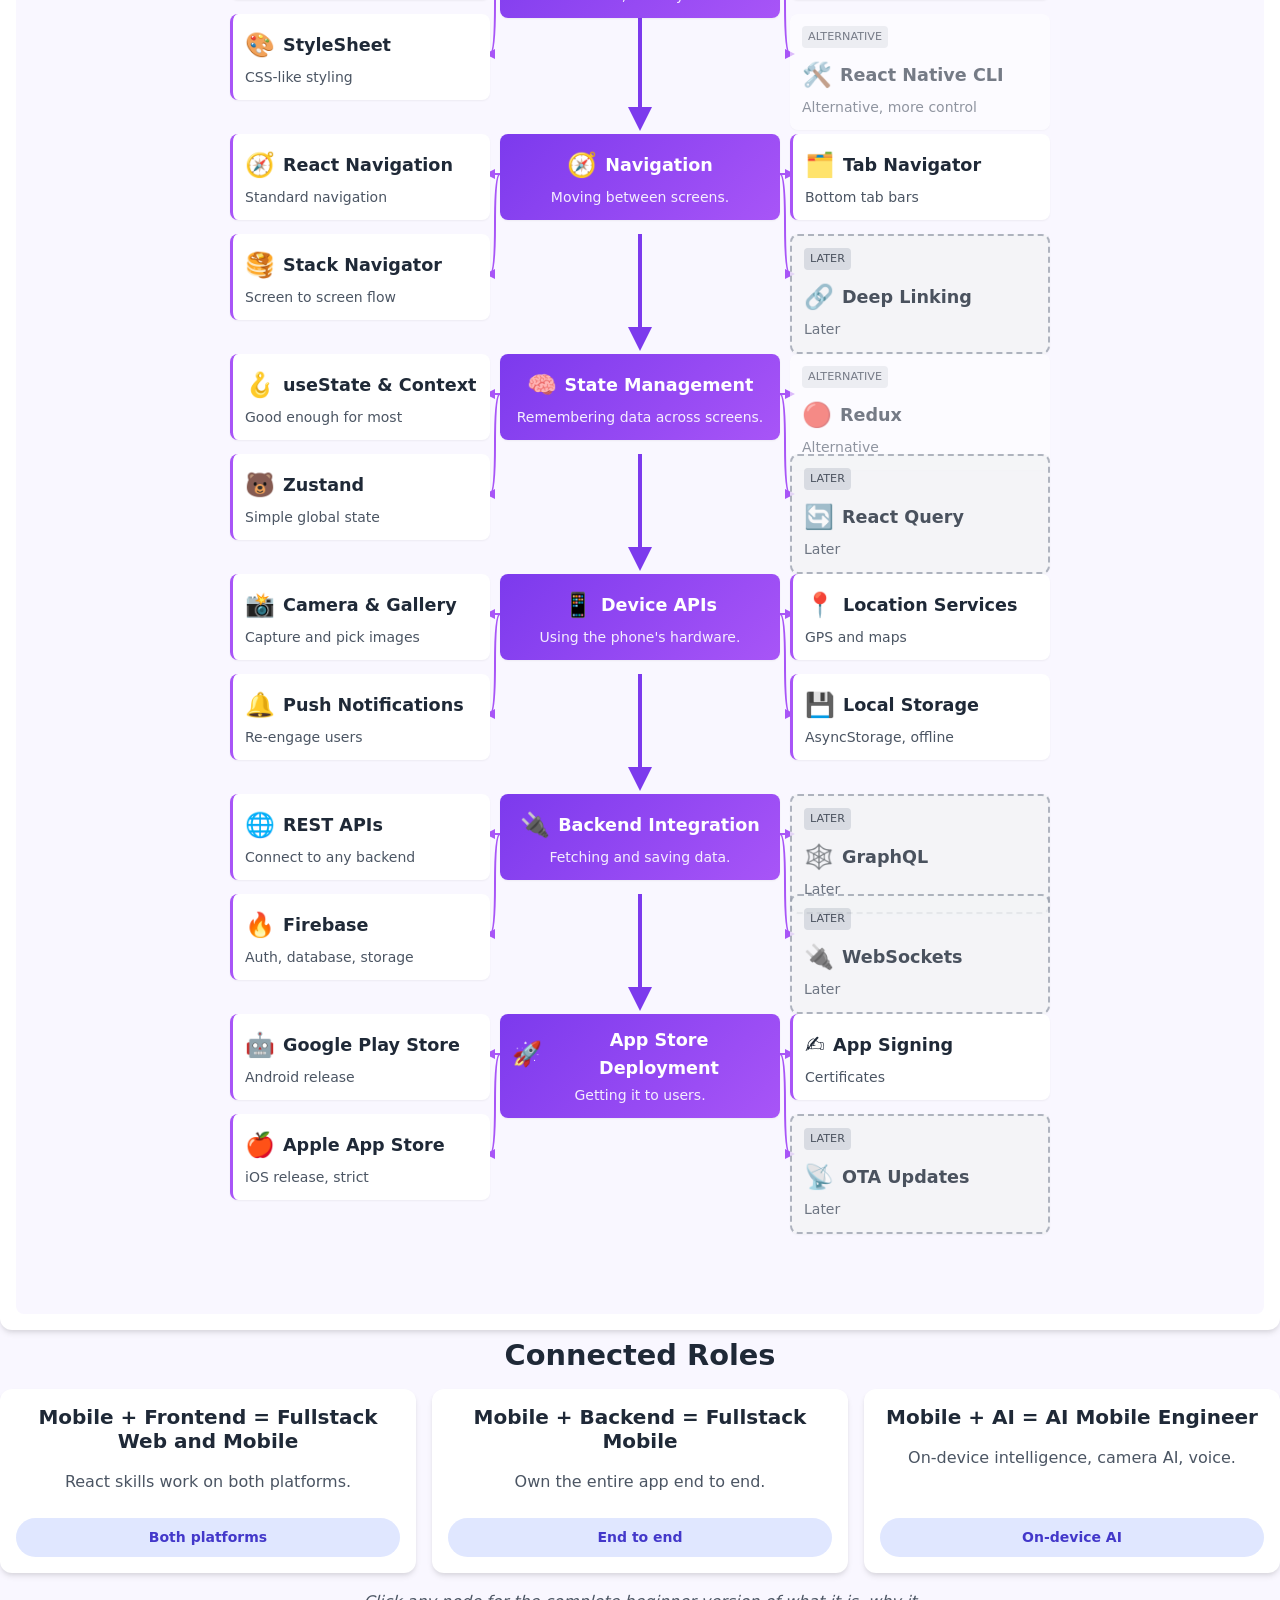
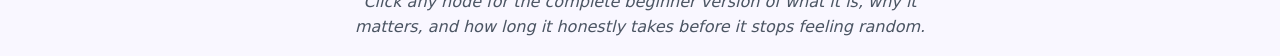
<file: pages/mobile.html>
<!--
  File: pages/mobile.html
  Purpose: Mobile Developer role detail page structure for DevMap
  Author: Placeholder
-->
<!DOCTYPE html>
<html lang="en">
<head>
  <meta charset="UTF-8">
  <meta name="viewport" content="width=device-width, initial-scale=1.0">
  <title>Mobile Developer | DevMap</title>
  <link rel="stylesheet" href="../css/main.css">
  <link rel="stylesheet" href="../css/roadmap.css">
</head>
<body>

  <!-- Dark Mode Toggle -->
  <button class="theme-toggle" id="theme-toggle" aria-label="Toggle dark mode">🌙</button>

  <!-- Header -->
  <header class="site-header">
    <div class="container nav-container">
      <a href="../index.html" class="logo">Dev<span>Map</span></a>
      <a href="../index.html" class="btn btn-outline">← Back to Map</a>
    </div>
  </header>

  <!-- Role Shell -->
  <main class="role-shell container-wide">
    <section class="role-intro">
      <h1>Mobile Developer</h1>
      <div class="brutal-banner">You build what people use most. Their phone never leaves their hand.</div>
    </section>

    <!-- What will you build? -->
    <section class="info-section what-build-section">
      <h2>What will you build?</h2>
      <div class="build-grid">
        <div class="build-card">
          <span class="build-icon">📱</span>
          <h3>Social App</h3>
          <p>Feeds, profiles, notifications, real-time updates.</p>
        </div>
        <div class="build-card">
          <span class="build-icon">🛒</span>
          <h3>Shopping App</h3>
          <p>Product listing, cart, checkout, payments.</p>
        </div>
        <div class="build-card">
          <span class="build-icon">🏃</span>
          <h3>Fitness Tracker</h3>
          <p>Sensors, local storage, charts, streaks.</p>
        </div>
        <div class="build-card">
          <span class="build-icon">🔔</span>
          <h3>Push Notification System</h3>
          <p>Re-engage users after they leave.</p>
        </div>
      </div>
    </section>

    <!-- Where do you sit in a team? -->
    <section class="info-section team-flow-section">
      <h2>Where do you sit in a team?</h2>
      <div class="team-flow">
        <div class="team-node">
          <span class="team-role">Designer</span>
          <span class="team-desc">Creates the UI</span>
        </div>
        <div class="team-arrow">→</div>
        <div class="team-node you">
          <span class="team-role">You: Mobile Dev</span>
          <span class="team-desc">Builds the app</span>
        </div>
        <div class="team-arrow">→</div>
        <div class="team-node">
          <span class="team-role">Backend API</span>
          <span class="team-desc">Provides the data</span>
        </div>
        <div class="team-arrow">→</div>
        <div class="team-node">
          <span class="team-role">End User</span>
          <span class="team-desc">Taps the screen</span>
        </div>
      </div>
    </section>

    <!-- Roadmap Container -->
    <section class="roadmap-card">
      <div class="roadmap-header">
        <div class="roadmap-header-copy">
          <h2>What a beginner should learn first</h2>
          <p>The main spine is the highway. The side nodes matter, but they only make sense after the core path starts feeling solid.</p>
        </div>
        <div class="legend" id="roadmap-legend">
          <button class="legend-chip" data-filter="core">Core</button>
          <button class="legend-chip" data-filter="alternative">Alternative</button>
          <button class="legend-chip" data-filter="later">Later</button>
        </div>
      </div>

      <div class="roadmap-map" id="roadmap-map">
        <!-- SVG lines will be injected here -->
        <svg class="roadmap-svg" id="roadmap-svg"></svg>
        <!-- HTML Node Cards will be injected here -->
        <div class="roadmap-nodes" id="roadmap-nodes"></div>
      </div>
    </section>

    <!-- Connected Roles -->
    <section class="connected-roles">
      <h2>Connected Roles</h2>
      <div class="connected-grid">
        <div class="connected-card">
          <h3>Mobile + Frontend = Fullstack Web and Mobile</h3>
          <p>React skills work on both platforms.</p>
          <span class="connected-badge">Both platforms</span>
        </div>
        <div class="connected-card">
          <h3>Mobile + Backend = Fullstack Mobile</h3>
          <p>Own the entire app end to end.</p>
          <span class="connected-badge">End to end</span>
        </div>
        <div class="connected-card">
          <h3>Mobile + AI = AI Mobile Engineer</h3>
          <p>On-device intelligence, camera AI, voice.</p>
          <span class="connected-badge">On-device AI</span>
        </div>
      </div>
      <p class="connected-note">Click any node for the complete beginner version of what it is, why it matters, and how long it honestly takes before it stops feeling random.</p>
    </section>
  </main>

  <!-- Global Popup Modal -->
  <div class="popup-overlay" id="popup-overlay"></div>
  <div class="popup-modal" id="popup-modal" role="dialog" aria-modal="true">
    <button class="popup-close" id="popup-close" aria-label="Close popup">&times;</button>
    <div id="popup-content"></div>
  </div>

  <script src="../js/main.js"></script>
  <script src="../js/mobile-roadmap.js"></script>
</body>
</html>
</file>
<file: css/global.css>
@import url('https://fonts.googleapis.com/css2?family=Inter:wght@300;400;500;600;700;800&display=swap');

:root {
  /* Color Palette */
  --bg-color: #0d0f12; /* Deep slate / Almost black */
  --bg-card: #161a20;
  --bg-hover: #1e242c;
  
  --text-primary: #e2e8f0;
  --text-secondary: #94a3b8;
  --text-muted: #64748b;

  --accent-color: #3b82f6; /* Modern Blue */
  --accent-glow: rgba(59, 130, 246, 0.2);
  --error-color: #ef4444; /* Brutally honest red */
  --success-color: #10b981;
  --warning-color: #f59e0b;

  --border-color: #2e3642;

  /* Typography */
  --font-main: 'Inter', sans-serif;
  
  /* Layout */
  --container-width: 1200px;
  --transition-speed: 0.25s;
  --radius-sm: 6px;
  --radius-md: 12px;
  --radius-lg: 20px;
}

* {
  margin: 0;
  padding: 0;
  box-sizing: border-box;
}

body {
  font-family: var(--font-main);
  background-color: var(--bg-color);
  color: var(--text-primary);
  line-height: 1.6;
  -webkit-font-smoothing: antialiased;
  -moz-osx-font-smoothing: grayscale;
  overflow-x: hidden;
}

a {
  color: inherit;
  text-decoration: none;
}

h1, h2, h3, h4, h5, h6 {
  color: #ffffff;
  font-weight: 700;
  line-height: 1.2;
}

p {
  color: var(--text-secondary);
  font-size: 1.05rem;
}

.container {
  max-width: var(--container-width);
  margin: 0 auto;
  padding: 0 5%;
}

.section {
  padding: 100px 0;
}

.text-center {
  text-align: center;
}

.text-accent {
  color: var(--accent-color);
}

.text-muted {
  color: var(--text-muted);
}

/* Utilities */
.mb-1 { margin-bottom: 0.5rem; }
.mb-2 { margin-bottom: 1rem; }
.mb-3 { margin-bottom: 1.5rem; }
.mb-4 { margin-bottom: 2rem; }
.mb-5 { margin-bottom: 3rem; }

.mt-1 { margin-top: 0.5rem; }
.mt-2 { margin-top: 1rem; }
.mt-3 { margin-top: 1.5rem; }
.mt-4 { margin-top: 2rem; }
.mt-5 { margin-top: 3rem; }

::selection {
  background: var(--accent-color);
  color: #fff;
}

/* Animations */
@keyframes fadeIn {
  from { opacity: 0; transform: translateY(20px); }
  to { opacity: 1; transform: translateY(0); }
}

.fade-in {
  animation: fadeIn 0.8s ease-out forwards;
}
</file>
<file: css/components.css>
/* ----- Buttons ----- */
.btn {
  display: inline-flex;
  align-items: center;
  justify-content: center;
  padding: 14px 28px;
  font-size: 1.1rem;
  font-weight: 600;
  border-radius: var(--radius-sm);
  cursor: pointer;
  transition: all var(--transition-speed) ease;
  border: none;
  gap: 8px;
}

.btn-primary {
  background-color: var(--text-primary);
  color: var(--bg-color);
}

.btn-primary:hover {
  background-color: white;
  transform: translateY(-2px);
  box-shadow: 0 4px 12px rgba(255, 255, 255, 0.15);
}

.btn-outline {
  background-color: transparent;
  color: var(--text-primary);
  border: 1px solid var(--border-color);
}

.btn-outline:hover {
  border-color: var(--text-primary);
  background-color: rgba(255, 255, 255, 0.03);
  transform: translateY(-2px);
}

.btn-accent {
  background-color: transparent;
  color: var(--accent-color);
  border: 1px solid var(--accent-color);
}

.btn-accent:hover {
  background-color: var(--accent-glow);
  transform: translateY(-2px);
}

/* ----- Header / Nav ----- */
.site-header {
  padding: 24px 0;
  border-bottom: 1px solid var(--border-color);
  background-color: rgba(13, 15, 18, 0.8);
  backdrop-filter: blur(10px);
  position: fixed;
  top: 0;
  width: 100%;
  z-index: 100;
}

.nav-container {
  display: flex;
  justify-content: space-between;
  align-items: center;
}

.logo {
  font-size: 1.5rem;
  font-weight: 800;
  color: #fff;
  letter-spacing: -0.5px;
  display: flex;
  align-items: center;
  gap: 8px;
}

.logo span {
  color: var(--accent-color);
}

/* ----- Hero Section ----- */
.hero {
  min-height: 80vh;
  display: flex;
  align-items: center;
  padding-top: 80px; /* offset for fixed header */
  position: relative;
}

.hero-content {
  max-width: 800px;
  margin: 0 auto;
}

.hero h1 {
  font-size: 4rem;
  letter-spacing: -1.5px;
  margin-bottom: 1.5rem;
  background: linear-gradient(135deg, #fff 0%, #a1a1aa 100%);
  -webkit-background-clip: text;
  -webkit-text-fill-color: transparent;
}

.hero .subtitle {
  font-size: 1.25rem;
  color: var(--text-secondary);
  margin-bottom: 2.5rem;
  font-weight: 400;
}

.hero-buttons {
  display: flex;
  gap: 16px;
  justify-content: center;
}

/* ----- visual Map ----- */
.map-grid {
  display: grid;
  grid-template-columns: repeat(auto-fit, minmax(320px, 1fr));
  gap: 24px;
  margin-top: 3rem;
}

.role-card {
  background-color: var(--bg-card);
  border: 1px solid var(--border-color);
  border-radius: var(--radius-md);
  padding: 32px;
  transition: all var(--transition-speed) ease;
  position: relative;
  overflow: hidden;
  display: flex;
  flex-direction: column;
}

.role-card:hover {
  transform: translateY(-5px);
  border-color: var(--accent-color);
  box-shadow: 0 10px 40px var(--accent-glow);
}

.role-card h3 {
  font-size: 1.5rem;
  margin-bottom: 12px;
  display: flex;
  align-items: center;
  justify-content: space-between;
}

.role-card p {
  font-size: 1rem;
  flex-grow: 1;
}

.role-meta {
  display: flex;
  gap: 16px;
  margin-top: 24px;
  padding-top: 20px;
  border-top: 1px solid rgba(255,255,255,0.05);
}

.meta-item {
  font-size: 0.85rem;
  color: var(--text-muted);
  display: flex;
  flex-direction: column;
}

.meta-item strong {
  color: var(--text-primary);
  font-weight: 600;
  font-size: 0.95rem;
}

/* ----- Labels & Badges ----- */
.badge {
  display: inline-block;
  padding: 4px 10px;
  border-radius: 20px;
  font-size: 0.75rem;
  font-weight: 600;
  text-transform: uppercase;
  letter-spacing: 0.5px;
}

.badge-hard {
  background-color: rgba(239, 68, 68, 0.1);
  color: var(--error-color);
  border: 1px solid rgba(239, 68, 68, 0.2);
}

.badge-med {
  background-color: rgba(245, 158, 11, 0.1);
  color: var(--warning-color);
  border: 1px solid rgba(245, 158, 11, 0.2);
}

.badge-tech {
  background-color: rgba(255, 255, 255, 0.05);
  color: var(--text-primary);
  border: 1px solid var(--border-color);
  margin-right: 6px;
  margin-bottom: 6px;
}

/* ----- Modal / Quiz (Help me choose) ----- */
.modal-overlay {
  position: fixed;
  top: 0; left: 0; right: 0; bottom: 0;
  background-color: rgba(0, 0, 0, 0.8);
  backdrop-filter: blur(5px);
  display: flex;
  align-items: center;
  justify-content: center;
  z-index: 1000;
  opacity: 0;
  pointer-events: none;
  transition: opacity 0.3s ease;
}

.modal-overlay.active {
  opacity: 1;
  pointer-events: all;
}

.modal-content {
  background-color: var(--bg-color);
  border: 1px solid var(--border-color);
  border-radius: var(--radius-lg);
  width: 100%;
  max-width: 600px;
  padding: 40px;
  position: relative;
  transform: translateY(20px);
  transition: transform 0.3s ease;
}

.modal-overlay.active .modal-content {
  transform: translateY(0);
}

.close-modal {
  position: absolute;
  top: 20px;
  right: 20px;
  background: none;
  border: none;
  color: var(--text-muted);
  font-size: 1.5rem;
  cursor: pointer;
}

.close-modal:hover {
  color: white;
}

/* Quiz Steps */
.quiz-step {
  display: none;
}

.quiz-step.active {
  display: block;
}

.quiz-options {
  display: flex;
  flex-direction: column;
  gap: 12px;
  margin-top: 24px;
}

.quiz-option {
  background: var(--bg-card);
  border: 1px solid var(--border-color);
  padding: 16px 20px;
  border-radius: var(--radius-sm);
  color: var(--text-primary);
  text-align: left;
  cursor: pointer;
  transition: all 0.2s ease;
  font-size: 1.05rem;
}

.quiz-option:hover {
  background: var(--bg-hover);
  border-color: var(--text-secondary);
}
</file>
<file: css/main.css>
/*
  File: css/main.css
  Purpose: Global styles, variables, typography, and utility classes for DevMap.
  Author: Placeholder
*/

/* --- Variables --- */
:root {
  /* Colors */
  --color-bg: #f9f7ff;
  --color-text: #1f2937;
  --color-text-muted: #4b5563;
  --color-white: #ffffff;
  
  --color-primary: #7C3AED;
  --color-primary-light: #A855F7;
  --color-primary-dark: #6D28D9;
  
  --color-gate-bg: #fff0f0;
  --color-gate-border: #ef4444;
  
  /* Fonts */
  --font-family: 'Inter', system-ui, -apple-system, sans-serif;
  
  /* Shadows */
  --shadow-sm: 0 1px 2px 0 rgba(0, 0, 0, 0.05);
  --shadow-md: 0 4px 6px -1px rgba(0, 0, 0, 0.1), 0 2px 4px -1px rgba(0, 0, 0, 0.06);
  --shadow-lg: 0 10px 15px -3px rgba(0, 0, 0, 0.1), 0 4px 6px -2px rgba(0, 0, 0, 0.05);
  
  /* Layout */
  --max-width: 1200px;
  --spacing-xs: 0.25rem;
  --spacing-sm: 0.5rem;
  --spacing-md: 1rem;
  --spacing-lg: 1.5rem;
  --spacing-xl: 2rem;
  --spacing-2xl: 3rem;
  --spacing-3xl: 5rem;
  
  /* Border Radius */
  --radius-md: 0.5rem;
  --radius-lg: 0.75rem;
  --radius-full: 9999px;
  
  /* Transitions */
  --transition-fast: 150ms ease-in-out;
}

/* --- Resets & Base Typography --- */
*, *::before, *::after {
  box-sizing: border-box;
  margin: 0;
  padding: 0;
}

body {
  font-family: var(--font-family);
  background-color: var(--color-bg);
  color: var(--color-text);
  line-height: 1.6;
  -webkit-font-smoothing: antialiased;
}

a {
  text-decoration: none;
  color: inherit;
}

h1, h2, h3, h4, h5, h6 {
  line-height: 1.2;
  font-weight: 700;
  color: var(--color-text);
}

p {
  color: var(--color-text-muted);
}

/* --- Layout Utilities --- */
.container {
  width: 100%;
  max-width: var(--max-width);
  margin-left: auto;
  margin-right: auto;
  padding-left: var(--spacing-md);
  padding-right: var(--spacing-md);
}

.container-wide {
  width: 100%;
  max-width: 1800px;
  margin-left: auto;
  margin-right: auto;
  padding-left: var(--spacing-md);
  padding-right: var(--spacing-md);
}

/* --- Header --- */
.site-header {
  padding: var(--spacing-md) 0;
  background-color: var(--color-white);
  box-shadow: var(--shadow-sm);
  position: sticky;
  top: 0;
  z-index: 50;
}

.nav-container {
  display: flex;
  justify-content: space-between;
  align-items: center;
}

.logo {
  font-size: 1.5rem;
  font-weight: 800;
  color: var(--color-text);
}

.logo span {
  color: var(--color-primary);
}

/* --- Buttons --- */
.btn {
  display: inline-flex;
  align-items: center;
  justify-content: center;
  padding: var(--spacing-sm) var(--spacing-md);
  border-radius: var(--radius-md);
  font-weight: 600;
  transition: all var(--transition-fast);
  cursor: pointer;
  border: none;
  font-size: 0.9rem;
}

.btn-outline {
  background-color: transparent;
  border: 2px solid var(--color-primary);
  color: var(--color-primary);
}

.btn-outline:hover {
  background-color: var(--color-primary);
  color: var(--color-white);
}

/* --- Popup Global Rules --- */
.popup-overlay {
  position: fixed;
  top: 0;
  left: 0;
  width: 100%;
  height: 100%;
  background: rgba(0, 0, 0, 0.4);
  z-index: 99;
  display: none;
  opacity: 0;
  transition: opacity var(--transition-fast);
}

.popup-overlay.active {
  display: block;
  opacity: 1;
}

.popup-modal {
  position: fixed;
  top: 50%;
  left: 50%;
  transform: translate(-50%, -50%) scale(0.95);
  background: var(--color-white);
  padding: var(--spacing-xl);
  border-radius: var(--radius-lg);
  box-shadow: var(--shadow-lg);
  z-index: 100;
  width: 90%;
  max-width: 400px;
  display: none;
  opacity: 0;
  transition: all var(--transition-fast);
}

.popup-modal.active {
  display: block;
  opacity: 1;
  transform: translate(-50%, -50%) scale(1);
}

.popup-close {
  position: absolute;
  top: var(--spacing-md);
  right: var(--spacing-md);
  background: none;
  border: none;
  font-size: 1.25rem;
  cursor: pointer;
  color: var(--color-text-muted);
}

.popup-close:hover {
  color: var(--color-text);
}

/* --- Dark Mode Toggle Button --- */
.theme-toggle {
  position: fixed;
  top: 1rem;
  right: 1rem;
  z-index: 1000;
  background: var(--color-white);
  border: 1px solid var(--color-primary);
  border-radius: 50%;
  width: 40px;
  height: 40px;
  display: flex;
  align-items: center;
  justify-content: center;
  cursor: pointer;
  font-size: 1.2rem;
  box-shadow: var(--shadow-sm);
}

/* --- Dark Mode Variables & Overrides --- */
body.dark-mode {
  --color-bg: #0F0A1A;
  --color-text: #f9f7ff;
  --color-text-muted: #a1a1aa;
  --color-white: #1A1030;
  
  --color-primary: #7C3AED;
  --color-primary-light: #A855F7;
  --color-primary-dark: #6D28D9;
  
  --color-gate-bg: #2d1b4e;
  --color-gate-border: #7C3AED;
}

/* Transitions for smooth color changes */
body, .site-header, .btn, .role-card, .build-card, .team-node, .roadmap-card, .roadmap-map, .roadmap-node, .connected-card, .popup-modal, .legend-chip, .theme-toggle {
  transition: background-color 0.3s ease, color 0.3s ease, border-color 0.3s ease, box-shadow 0.3s ease;
}

body.dark-mode .roadmap-node.spine {
  background: #4C1D95;
  border-color: #7C3AED;
}

body.dark-mode .roadmap-node.branch,
body.dark-mode .roadmap-node.framework,
body.dark-mode .roadmap-node.later {
  background: #1A1030;
  border-color: #7C3AED;
}

body.dark-mode .roadmap-node.alternative {
  border-color: #4b5563;
}

body.dark-mode .brutal-banner {
  background-color: #2d1b4e;
  color: #c4b5fd;
  border-left-color: #7C3AED;
}

body.dark-mode .connected-badge {
  background-color: #2d1b4e;
  color: #c4b5fd;
}
</file>
<file: css/roadmap.css>
/*
  File: css/roadmap.css
  Purpose: Specific styles for the roadmap page, nodes, and SVG layout.
  Author: Placeholder
*/

/* --- Role Header --- */
.role-shell {
  padding: var(--spacing-md) 0;
}

/* --- New Info Sections --- */
.info-section {
  margin-bottom: var(--spacing-3xl);
}

.info-section h2 {
  text-align: center;
  font-size: 2rem;
  margin-bottom: var(--spacing-xl);
}

/* What you build */
.build-grid {
  display: grid;
  grid-template-columns: repeat(auto-fit, minmax(200px, 1fr));
  gap: var(--spacing-xl);
}

.build-card {
  background: var(--color-white);
  padding: var(--spacing-xl);
  border-radius: var(--radius-lg);
  box-shadow: var(--shadow-sm);
  text-align: center;
  transition: transform var(--transition-fast);
}

.build-card:hover {
  transform: translateY(-4px);
  box-shadow: var(--shadow-md);
}

.build-icon {
  font-size: 2.5rem;
  display: block;
  margin-bottom: var(--spacing-md);
}

/* Team Flow */
.team-flow {
  display: flex;
  align-items: center;
  justify-content: center;
  gap: var(--spacing-md);
  flex-wrap: wrap;
}

.team-node {
  background: var(--color-white);
  padding: var(--spacing-md) var(--spacing-lg);
  border-radius: var(--radius-lg);
  box-shadow: var(--shadow-sm);
  text-align: center;
  border: 2px solid transparent;
}

.team-node.you {
  border-color: var(--color-primary);
  background: var(--color-gate-bg);
}

.team-role {
  display: block;
  font-weight: bold;
  margin-bottom: var(--spacing-xs);
}

.team-node.you .team-role {
  color: var(--color-primary-dark);
}

.team-desc {
  font-size: 0.85rem;
  color: var(--color-text-muted);
}

.team-arrow {
  font-size: 1.5rem;
  color: var(--color-text-muted);
}

.role-intro {
  text-align: center;
  max-width: 800px;
  margin: 0 auto var(--spacing-3xl);
}

.role-intro h1 {
  font-size: 2.5rem;
  margin-bottom: var(--spacing-md);
  background: linear-gradient(to right, var(--color-primary), var(--color-primary-light));
  -webkit-background-clip: text;
  color: transparent;
}

.role-intro p {
  font-size: 1.125rem;
  margin-bottom: var(--spacing-md);
}

.brutal-banner {
  background-color: #fee2e2;
  color: #991b1b;
  padding: var(--spacing-md);
  border-radius: var(--radius-md);
  font-weight: 500;
  border-left: 4px solid #ef4444;
  display: inline-block;
}

/* --- Roadmap Card & Legend --- */
.roadmap-card {
  background-color: var(--color-white);
  border-radius: var(--radius-lg);
  box-shadow: var(--shadow-md);
  padding: var(--spacing-md);
  margin-bottom: var(--spacing-xl);
  overflow: hidden;
}

.roadmap-header {
  display: flex;
  justify-content: space-between;
  align-items: flex-start;
  margin-bottom: var(--spacing-md);
  border-bottom: 1px solid #e5e7eb;
  padding-bottom: var(--spacing-sm);
}

.roadmap-header-copy h2 {
  font-size: 1.5rem;
  margin-bottom: var(--spacing-xs);
}

.legend {
  display: flex;
  gap: var(--spacing-sm);
  flex-wrap: wrap;
}

.legend-chip {
  font-size: 0.8rem;
  padding: 6px 12px;
  border-radius: var(--radius-full);
  font-weight: 600;
  cursor: pointer;
  border: 1px solid #d1d5db;
  background-color: #f3f4f6;
  color: var(--color-text-muted);
  transition: all var(--transition-fast);
}

.legend-chip:hover {
  background-color: #e5e7eb;
}

.legend-chip.active {
  background-color: var(--color-primary);
  color: var(--color-white);
  border-color: var(--color-primary-dark);
}

/* --- Interactive Map Container --- */
.roadmap-map {
  position: relative;
  width: 100%;
  min-height: 500px;
  background-color: var(--color-bg);
  border-radius: var(--radius-md);
  overflow-x: auto;
  overflow-y: hidden;
}

.roadmap-svg {
  position: absolute;
  top: 0;
  left: 0;
  width: 100%;
  height: 100%;
  pointer-events: none;
  /* Let clicks pass through to nodes */
}

.roadmap-spine-line {
  fill: none;
  stroke: var(--color-primary);
  stroke-width: 4px;
}

.roadmap-branch-line {
  fill: none;
  stroke: var(--color-primary-light);
  stroke-width: 2px;
}

.roadmap-nodes {
  position: absolute;
  top: 0;
  left: 0;
  width: 100%;
  height: 100%;
}

/* --- Nodes --- */
.roadmap-node {
  position: absolute;
  background-color: var(--color-white);
  border-radius: var(--radius-md);
  padding: 12px;
  box-shadow: var(--shadow-sm);
  cursor: pointer;
  transition: all var(--transition-fast);
  display: flex;
  flex-direction: column;
  gap: var(--spacing-xs);
  z-index: 10;
  /* Fixed width to make layout easier */
  width: 260px;
}

.roadmap-node.faded {
  opacity: 0.15 !important;
  pointer-events: none;
}

.roadmap-node:hover {
  transform: translateY(-4px);
  box-shadow: var(--shadow-lg);
}

.node-header {
  display: flex;
  align-items: center;
  gap: var(--spacing-sm);
}

.node-icon {
  font-size: 1.5rem;
}

.node-title {
  font-weight: 700;
  font-size: 1.1rem;
}

.node-desc {
  font-size: 0.875rem;
  color: var(--color-text-muted);
  line-height: 1.4;
}

/* Spine Nodes */
.roadmap-node.spine {
  background: linear-gradient(135deg, var(--color-primary), var(--color-primary-light));
  color: var(--color-white);
  border: none;
  width: 280px;
  text-align: center;
}

.roadmap-node.spine .node-desc {
  color: rgba(255, 255, 255, 0.9);
}

.roadmap-node.spine .node-header {
  justify-content: center;
}

/* Branch Nodes */
.roadmap-node.branch {
  border-left: 3px solid var(--color-primary-light);
}

/* Framework Gate */
.roadmap-node.gate {
  background-color: var(--color-gate-bg);
  border: 4px solid var(--color-primary-dark);
  text-align: center;
  width: 300px;
}

.roadmap-node.gate .node-header {
  justify-content: center;
}

.roadmap-node.gate .node-title {
  color: var(--color-primary-dark);
}

/* Frameworks (Equal Weight) */
.roadmap-node.framework {
  border-top: 3px solid var(--color-primary);
  border-left: none;
}

/* Later Nodes */
.roadmap-node.later {
  border: 2px dashed #9ca3af;
  background-color: #f3f4f6;
  opacity: 0.8;
}

.roadmap-node.later .node-label {
  display: inline-block;
  font-size: 0.7rem;
  text-transform: uppercase;
  background: #d1d5db;
  padding: 2px 6px;
  border-radius: 4px;
  align-self: flex-start;
  margin-bottom: 4px;
}

/* Alternative Nodes */
.roadmap-node.alternative {
  opacity: 0.6;
}

.roadmap-node.alternative:hover {
  opacity: 1;
  /* full visibility on hover */
}

.roadmap-node.alternative .node-label {
  display: inline-block;
  font-size: 0.7rem;
  text-transform: uppercase;
  background: #e5e7eb;
  padding: 2px 6px;
  border-radius: 4px;
  align-self: flex-start;
  margin-bottom: 4px;
}

/* --- Connected Roles --- */
.roadmap-card {
  margin-bottom: var(--spacing-sm); /* Reduced space between graph and connected roles */
}

.connected-roles h2 {
  text-align: center;
  margin-bottom: var(--spacing-md);
  font-size: 1.8rem;
}

.connected-grid {
  display: grid;
  grid-template-columns: repeat(auto-fit, minmax(300px, 1fr));
  gap: var(--spacing-md);
  margin-bottom: var(--spacing-md);
}

.connected-card {
  background-color: var(--color-white);
  padding: var(--spacing-md);
  border-radius: var(--radius-lg);
  box-shadow: var(--shadow-md);
  text-align: center;
  display: flex;
  flex-direction: column;
  justify-content: space-between;
}

.connected-card h3 {
  font-size: 1.25rem;
  margin-bottom: var(--spacing-md);
}

.connected-card p {
  margin-bottom: var(--spacing-lg);
  flex-grow: 1;
}

.connected-badge {
  display: inline-block;
  background-color: #e0e7ff;
  color: #4338ca;
  padding: var(--spacing-sm) var(--spacing-md);
  border-radius: var(--radius-full);
  font-weight: 600;
  font-size: 0.875rem;
}

.connected-note {
  text-align: center;
  font-style: italic;
  max-width: 600px;
  margin: 0 auto;
}

/* Responsive adjust for roadmap map container */
@media (max-width: 1024px) {
  .roadmap-map {
    /* Allow scrolling horizontally if viewport is too narrow */
    overflow-x: auto;
  }

  .roadmap-svg,
  .roadmap-nodes {
    min-width: 1000px;
    /* Force minimum width to keep diagram legible */
  }
}
</file>
